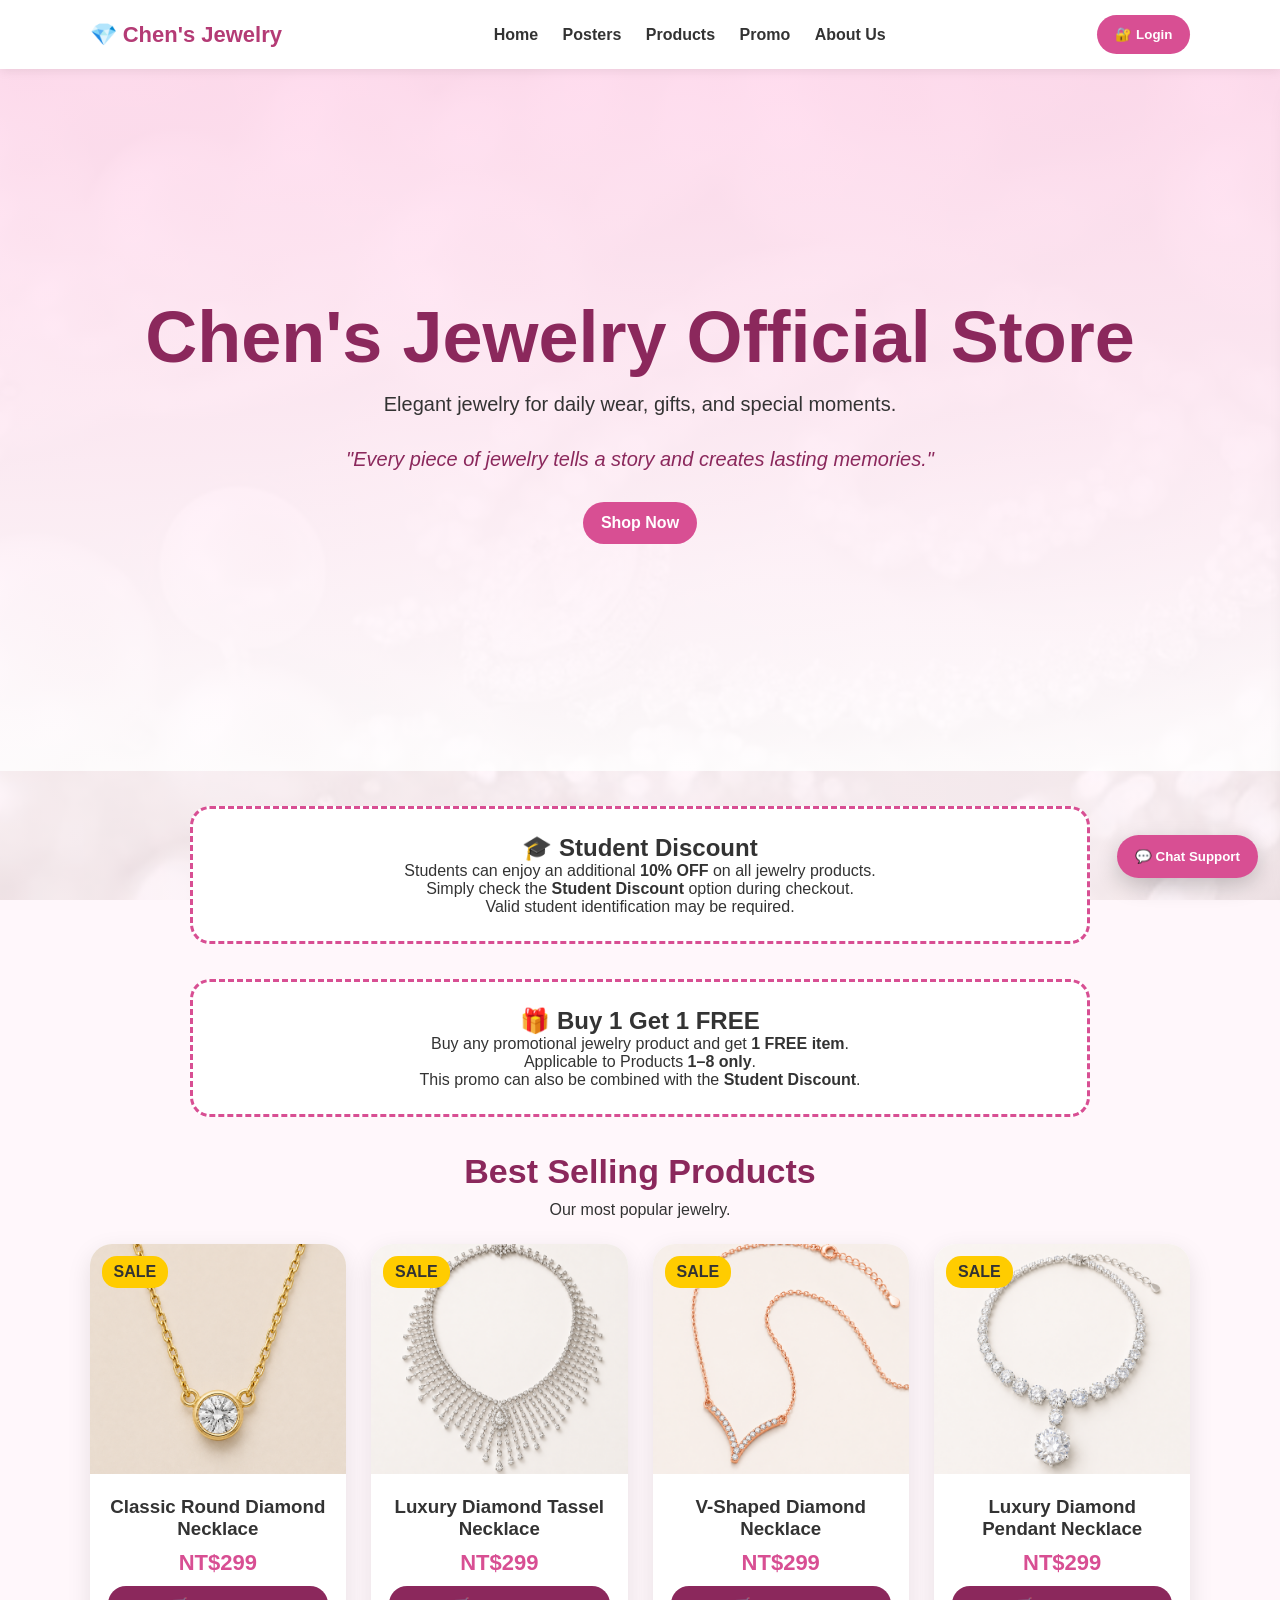
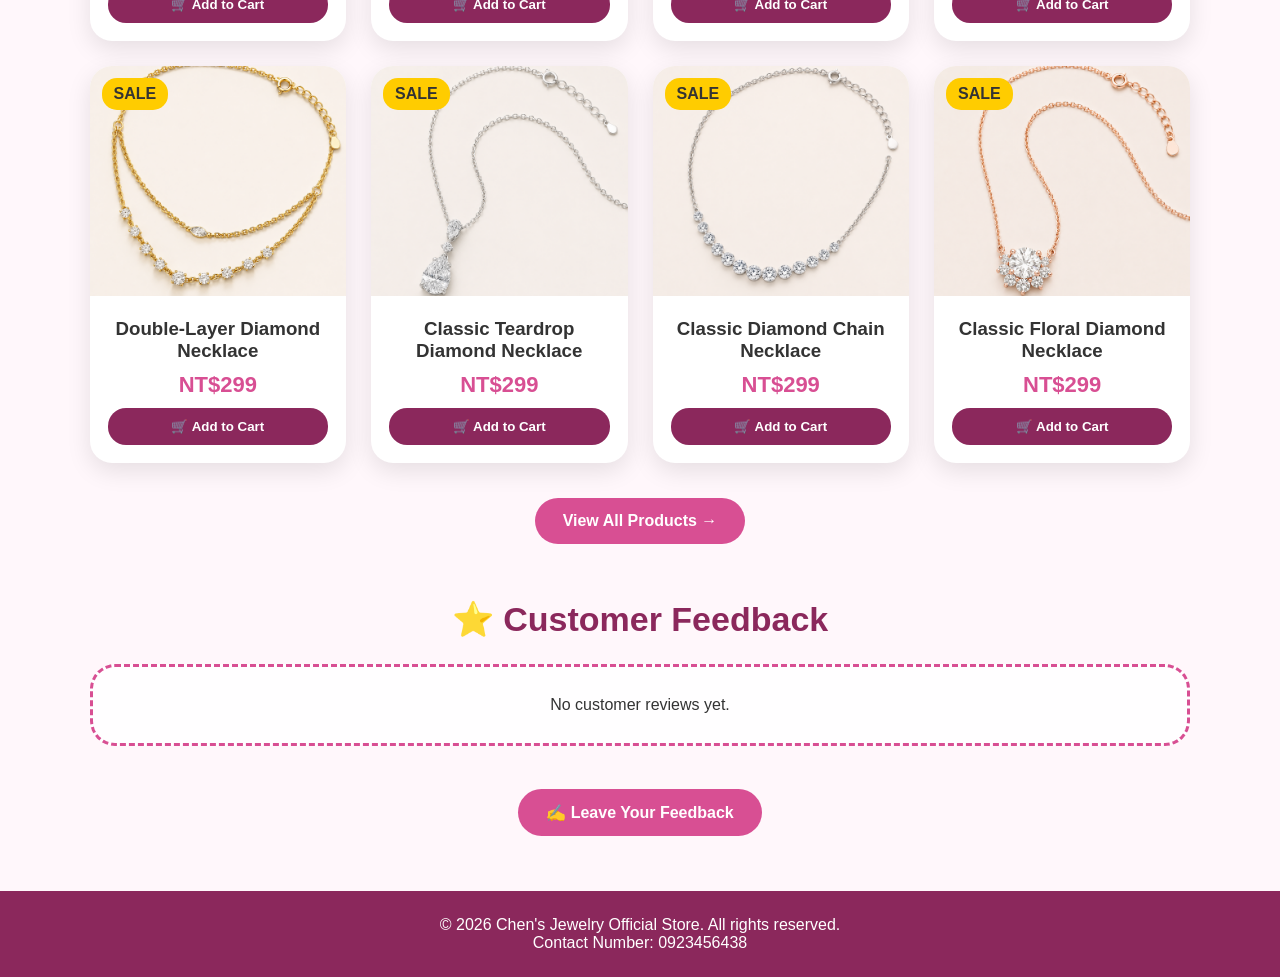
<file: index.html>
<!DOCTYPE html>
<html lang="en">
<head>
  <meta charset="UTF-8" />
  <meta name="viewport" content="width=device-width, initial-scale=1.0" />
  <title>Chen's Jewelry Official Store</title>
  <link rel="stylesheet" href="style.css" />
</head>
<body>
  <header class="topbar">
    <div class="logo">💎 Chen's Jewelry</div>
    <nav>
      <a href="#home">Home</a>
      <a href="poster.html">Posters</a>
      <a href="product.html">Products</a>
      <a href="promo.html">Promo</a>
      <a href="about.html">About Us</a>
      
    </nav>
    <div id="userArea">
  <button class="cart-btn" onclick="openLogin()">
    🔐 Login
  </button>
</div>
  </header>

  <section id="home" class="hero">
    <div class="hero-text">
      <h1>Chen's Jewelry Official Store</h1>

      <p>Elegant jewelry for daily wear, gifts, and special moments.</p>

      <p class="hero-quote">
        "Every piece of jewelry tells a story and creates lasting memories."
      </p>

      <a class="shop-now" href="product.html">Shop Now</a>
    </div>
</section>

  <section class="notice">
  <h2>🎓 Student Discount</h2>

  <p>
    Students can enjoy an additional
    <b>10% OFF</b> on all jewelry products.
  </p>

  <p>
    Simply check the
    <b>Student Discount</b>
    option during checkout.
  </p>

  <p>
    Valid student identification may be required.
  </p>
</section>
  
  <section class="notice">
  <h2>🎁 Buy 1 Get 1 FREE</h2>

  <p>
    Buy any promotional jewelry product and get
    <b>1 FREE item</b>.
  </p>

  <p>
    Applicable to Products
    <b>1–8 only</b>.
  </p>

  <p>
    This promo can also be combined with the
    <b>Student Discount</b>.
  </p>
</section>

  <section id="products" class="section product-only-section">

<h2>Best Selling Products</h2>

<p class="subtitle">
Our most popular jewelry.
</p>

<div class="products"
id="productList">
</div>

<div class="view-all-wrap">

<a
href="product.html"
class="view-all-btn">

View All Products →

</a>

</div>

</section>

</section>
  <section id="feedback" class="section feedback-section">
    <h2>⭐ Customer Feedback</h2>

    <div class="reviews" id="homeReviews">
        <div class="review">
            Loading customer reviews...
        </div>
    </div>

    <br>

    <a href="feedback.html" class="view-all-btn">
        ✍️ Leave Your Feedback
    </a>

</section>

  <button class="chat-button" onclick="toggleChat()">💬 Chat Support</button>
  <div id="chatBox" class="chat-box">
    <div class="chat-header">Chen's Jewelry Chat Support <button onclick="toggleChat()">×</button></div>
    <div id="chatMessages" class="chat-messages">

    <div class="bot-message">
    Hello! Welcome to Chen's Jewelry 💎
    <br><br>

    Choose below:
    </div>
    <div class="quick-options">
    <button onclick="quickChat('Track My Order')">
    📦 Track My Order
    </button>
    <button onclick="quickChat('Track Order')">
    🚚 Track Order
    </button>
    <button onclick="quickChat('Current Promos')">
    🎁 Current Promos
    </button>
    <button onclick="quickChat('Student Discount')">
    🎓 Student Discount
    </button>
    <button onclick="quickChat('Contact Support')">
    💬 Contact Support
    </button>
    </div>
    </div>
    <div class="chat-input-row">
      <input id="chatInput" placeholder="Type your message..." onkeydown="if(event.key==='Enter') sendChat()" />
      <button onclick="sendChat()">Send</button>
    </div>
  </div>

  <aside id="cartPanel" class="cart-panel">
    <button class="close" onclick="toggleCart()">×</button>
    <h2>Your Cart</h2>
    <div id="cartItems"></div>
    <button
    class="checkout"
    onclick="goToOrderPage()">

      Place Order

  </button>
  </aside>

  <div id="loginPopup" class="login-popup">
  <div class="login-box">

    <button class="login-close" onclick="closeLogin()">×</button>

    <h2 id="loginTitle">Login</h2>

    <input id="loginName" placeholder="Full Name">
    <input id="loginEmail" placeholder="Email">
    <input id="loginPassword" type="password" placeholder="Password">

    <button class="checkout" onclick="loginUser()">
      Login
    </button>

    <p>
      Don't have an account?
      <span onclick="showRegister()">Register</span>
    </p>

  </div>
</div>

  <footer>
    <p>© 2026 Chen's Jewelry Official Store. All rights reserved.</p>
    <p>Contact Number: 0923456438</p>
  </footer>

<script src="script.js"></script>
</body>
</html>
</file>
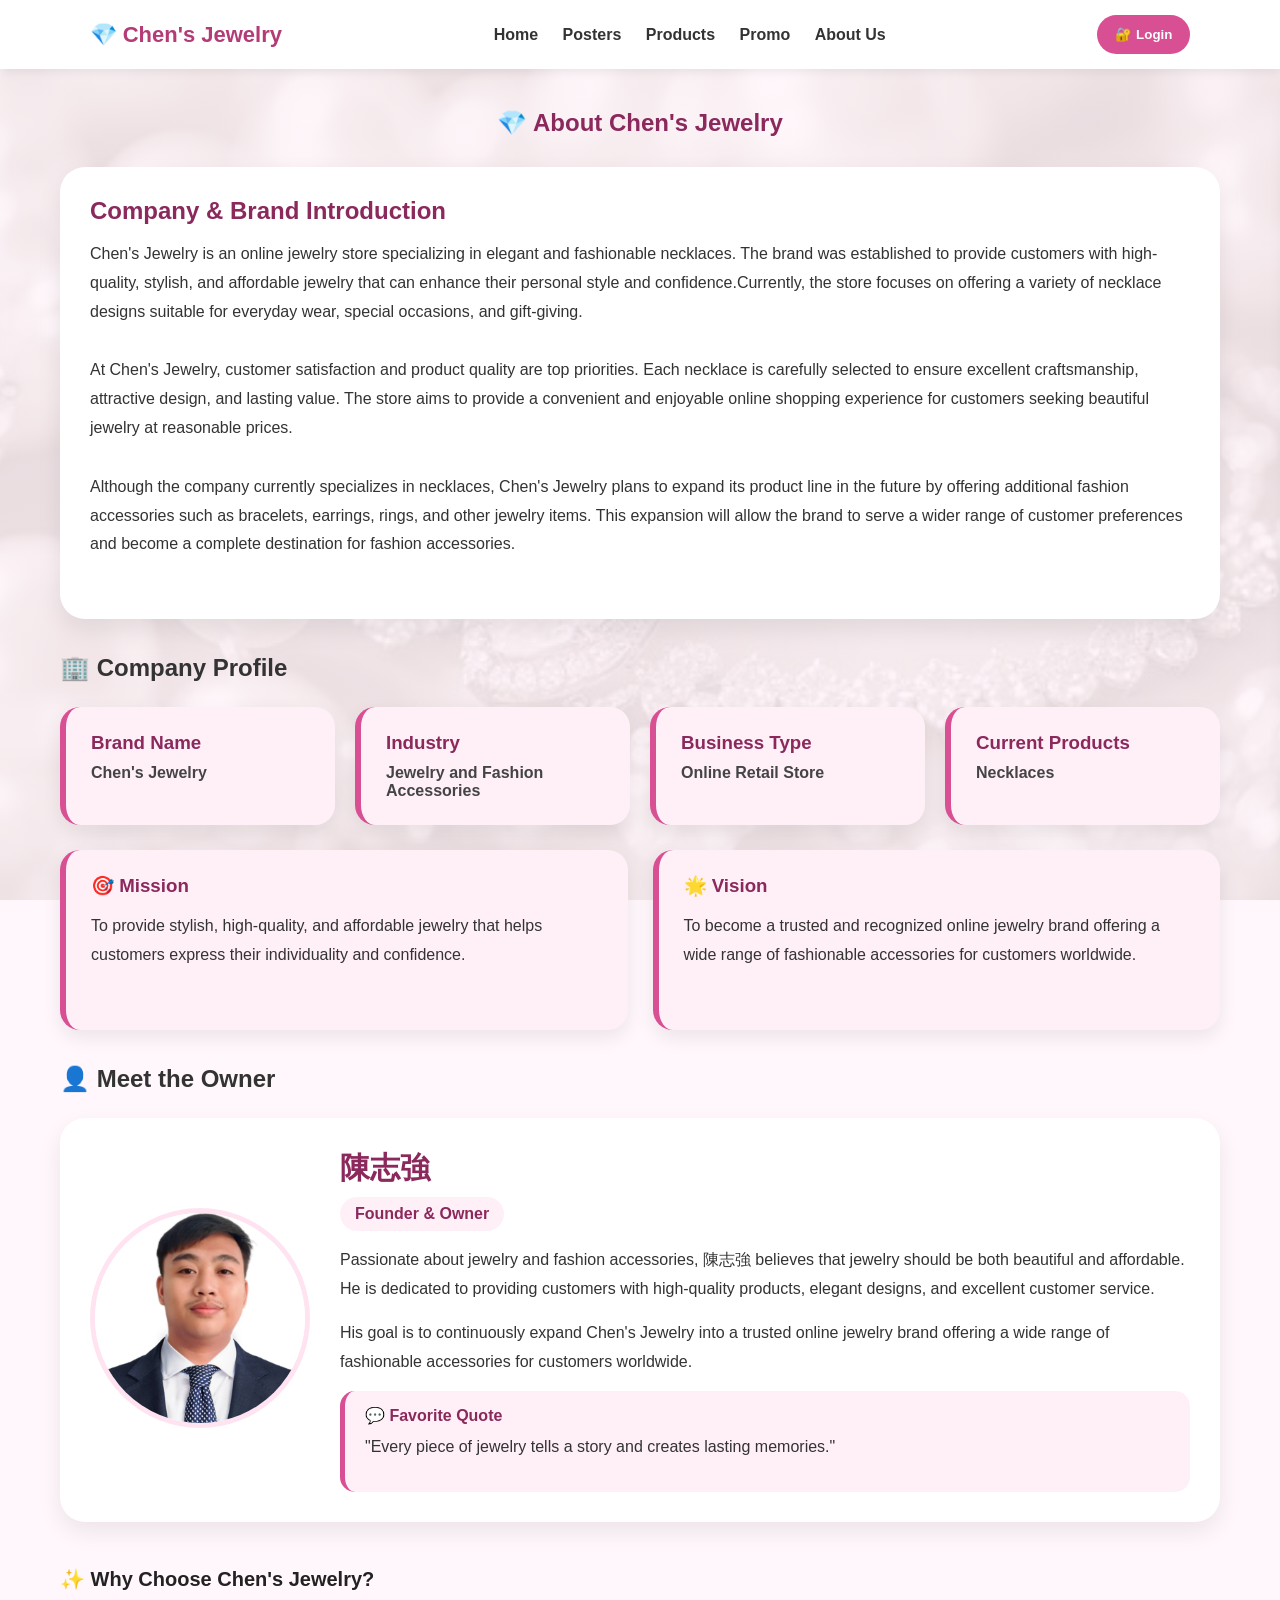
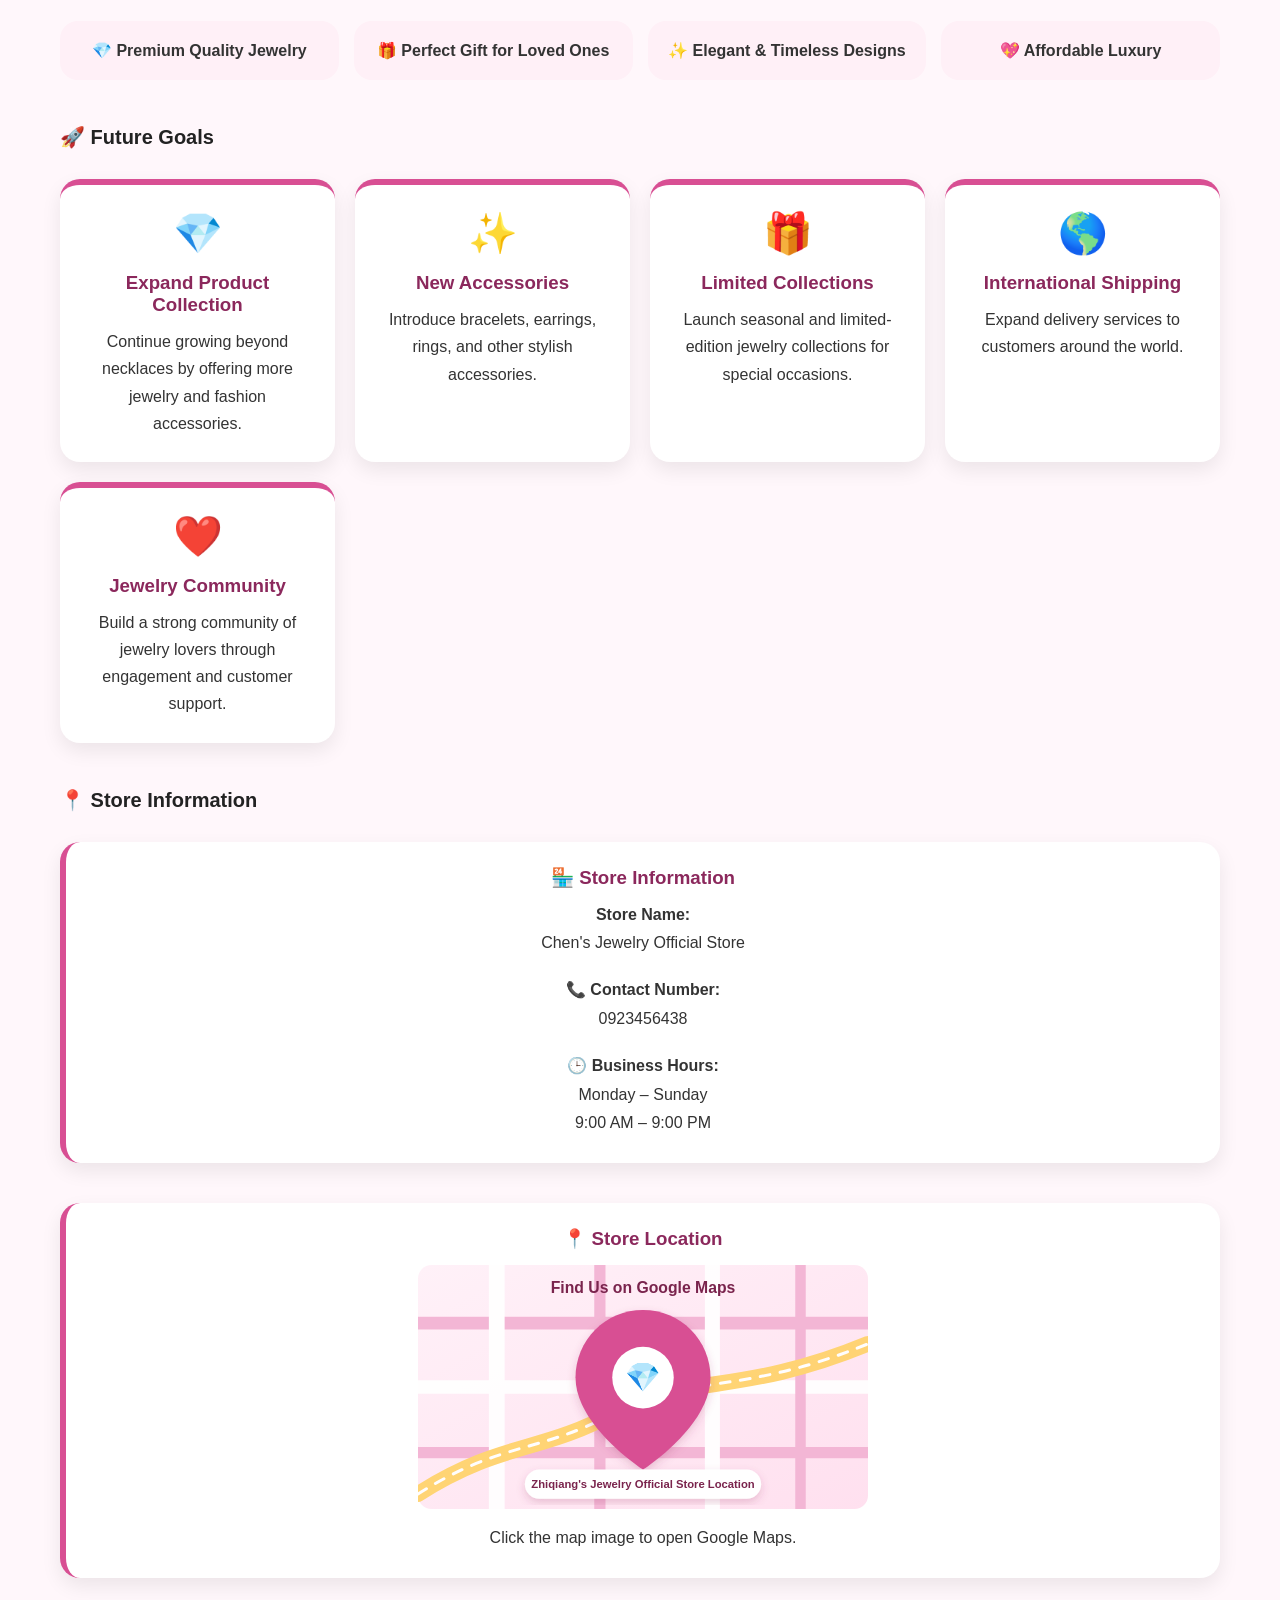
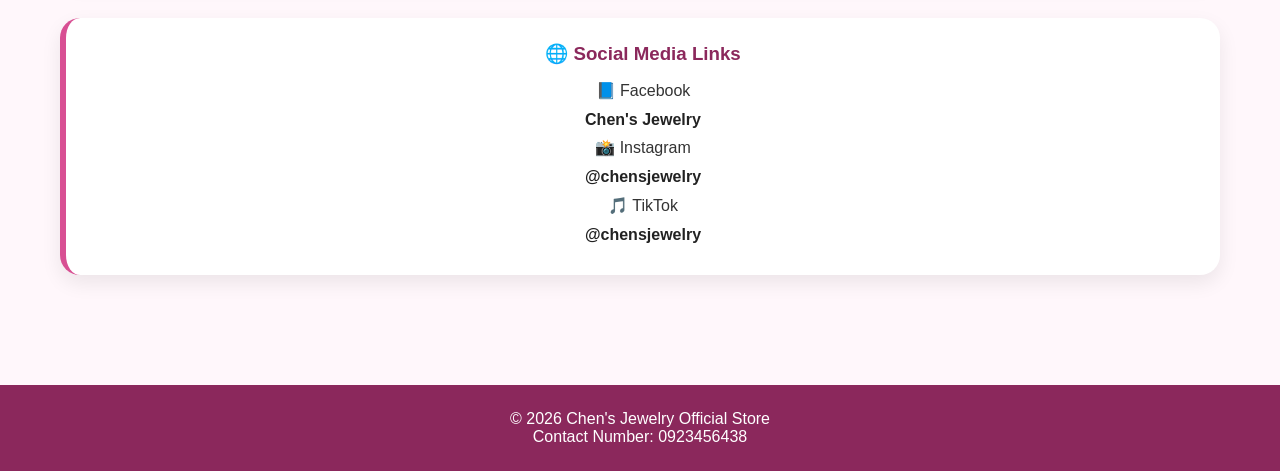
<file: about.html>
<!DOCTYPE html>
<html lang="en">
<head>
<meta charset="UTF-8">
<meta name="viewport"
content="width=device-width, initial-scale=1.0">

<title>About Us - Chen's Jewelry</title>

<link rel="stylesheet"
href="style.css">

</head>

<body>

<header class="topbar">
  <div class="logo">💎 Chen's Jewelry</div>

  <nav>
    <a href="index.html#home">Home</a>
    <a href="poster.html">Posters</a>
    <a href="product.html">Products</a>
    <a href="promo.html">Promo</a>
    <a href="about.html">About Us</a>
    
  </nav>

  <div id="userArea">
  <button class="cart-btn" onclick="openLogin()">
    🔐 Login
  </button>
</div>
</header>
<div class="page-header-space"></div>

<section class="about-page">

<h1>💎 About Chen's Jewelry</h1>

<div class="about-card">

<h2>Company & Brand Introduction</h2>

<p style="margin-bottom: 30px;" >
Chen's Jewelry is an online jewelry store specializing in elegant and fashionable necklaces. The brand was established to provide customers with high-quality, stylish, and affordable jewelry that can enhance their personal style and confidence.Currently, the store focuses on offering a variety of necklace designs suitable for everyday wear, special occasions, and gift-giving.
</p>

<p style="margin-bottom: 30px;" >
At Chen's Jewelry, customer satisfaction and product quality are top priorities. Each necklace is carefully selected to ensure excellent craftsmanship, attractive design, and lasting value. The store aims to provide a convenient and enjoyable online shopping experience for customers seeking beautiful jewelry at reasonable prices.
</p>

<p style="margin-bottom: 30px;" >
  Although the company currently specializes in necklaces, Chen's Jewelry plans to expand its product line in the future by offering additional fashion accessories such as bracelets, earrings, rings, and other jewelry items. This expansion will allow the brand to serve a wider range of customer preferences and become a complete destination for fashion accessories.
</p>

</div>

<h2>🏢 Company Profile</h2>

<div class="company-profile-grid">

  <div class="profile-box">
    <h3>Brand Name</h3>
    <p>Chen's Jewelry</p>
  </div>

  <div class="profile-box">
    <h3>Industry</h3>
    <p>Jewelry and Fashion Accessories</p>
  </div>

  <div class="profile-box">
    <h3>Business Type</h3>
    <p>Online Retail Store</p>
  </div>

  <div class="profile-box">
    <h3>Current Products</h3>
    <p>Necklaces</p>
  </div>

</div>


<div class="mission-vision-grid">

  <div class="mission-box">

    <h3>🎯 Mission</h3>

    <p>
      To provide stylish, high-quality, and affordable jewelry that helps customers express their individuality and confidence.
    </p>

  </div>

  <div class="vision-box">

    <h3>🌟 Vision</h3>

    <p>
      To become a trusted and recognized online jewelry brand offering a wide range of fashionable accessories for customers worldwide.
    </p>

  </div>

</div>

<h2>👤 Meet the Owner</h2>

<div class="owner-card">

  <div class="owner-image">
    <img src="assets/owner/62705.jpg" alt="Chen Zhiqiang">
  </div>

  <div class="owner-info">

    <h3>陳志強</h3>

    <span class="owner-position">
      Founder & Owner
    </span>

    <p>
      Passionate about jewelry and fashion accessories, 陳志強 believes that jewelry should be both beautiful and affordable. He is dedicated to providing customers with high-quality products, elegant designs, and excellent customer service.
    </p>

    <p>
      His goal is to continuously expand Chen's Jewelry into a trusted online jewelry brand offering a wide range of fashionable accessories for customers worldwide.
    </p>

    <div class="owner-quote">

      <h4>💬 Favorite Quote</h4>

      <p>
        "Every piece of jewelry tells a story and creates lasting memories."
      </p>

    </div>

  </div>
  </div>

<h2 class="about-section-title">
  ✨ Why Choose Chen's Jewelry?
</h2>

<div class="feature-grid">

<div class="feature-box">
💎 Premium Quality Jewelry
</div>

<div class="feature-box">
🎁 Perfect Gift for Loved Ones
</div>

<div class="feature-box">
✨ Elegant & Timeless Designs
</div>

<div class="feature-box">
💖 Affordable Luxury
</div>

</div>

<h2 class="about-section-title">
  🚀 Future Goals
</h2>

<div class="future-goals-grid">

  <div class="goal-box">
    <div class="goal-icon">💎</div>
    <h3>Expand Product Collection</h3>
    <p>
      Continue growing beyond necklaces by offering more jewelry and fashion accessories.
    </p>
  </div>

  <div class="goal-box">
    <div class="goal-icon">✨</div>
    <h3>New Accessories</h3>
    <p>
      Introduce bracelets, earrings, rings, and other stylish accessories.
    </p>
  </div>

  <div class="goal-box">
    <div class="goal-icon">🎁</div>
    <h3>Limited Collections</h3>
    <p>
      Launch seasonal and limited-edition jewelry collections for special occasions.
    </p>
  </div>

  <div class="goal-box">
    <div class="goal-icon">🌎</div>
    <h3>International Shipping</h3>
    <p>
      Expand delivery services to customers around the world.
    </p>
  </div>

  <div class="goal-box">
    <div class="goal-icon">❤️</div>
    <h3>Jewelry Community</h3>
    <p>
      Build a strong community of jewelry lovers through engagement and customer support.
    </p>
  </div>

</div>

<h2 class="about-section-title">📍 Store Information</h2>

<div class="store-info-box">

  <h3>🏪 Store Information</h3>

  <p><b>Store Name:</b><br>
  Chen's Jewelry Official Store</p>

  <br>

  <p><b>📞 Contact Number:</b><br>
  0923456438</p>

  <br>

  <p><b>🕒 Business Hours:</b><br>
  Monday – Sunday<br>
  9:00 AM – 9:00 PM</p>

</div>

<div class="store-info-box location-box">

  <h3>📍 Store Location</h3>

  <a
    href="https://maps.app.goo.gl/P7M6PNQ71KiGHPsq8"
    target="_blank">

    <img
      src="assets/location-map.svg"
      alt="Chen's Jewelry Location"
      class="store-map-img">

  </a>

  <p>
    Click the map image to open Google Maps.
  </p>

</div>

<div class="store-info-box">

  <h3>🌐 Social Media Links</h3>

  <p>
📘 Facebook<br>

<a href="https://www.facebook.com/share/1avXBABfKb/"
target="_blank">

Chen's Jewelry

</a>

</p>

<p>
📸 Instagram<br>

<a href="https://www.instagram.com/ma_weee_?igsh=NDh2b3c4ZnJ1M2Fo"
target="_blank">

@chensjewelry

</a>

</p>

<p>
🎵 TikTok<br>

<a href="https://www.tiktok.com/@_mawiee_?_r=1&_t=ZS-975O0vxo0Gd"
target="_blank">

@chensjewelry

</a>

</p>

</div>

</div>

</section>

<div id="loginPopup" class="login-popup">
  <div class="login-box">

    <button class="login-close" onclick="closeLogin()">×</button>

    <h2 id="loginTitle">Login</h2>

    <input id="loginName" placeholder="Full Name">
    <input id="loginEmail" placeholder="Email">
    <input id="loginPassword" type="password" placeholder="Password">

    <button class="checkout" onclick="loginUser()">
      Login
    </button>

    <p>
      Don't have an account?
      <span onclick="showRegister()">Register</span>
    </p>

  </div>
</div>

<aside id="cartPanel" class="cart-panel">
    <button class="close" onclick="toggleCart()">×</button>
    <h2>Your Cart</h2>
    <div id="cartItems"></div>
    <button class="checkout" onclick="goToOrderPage()">Place Order</button>
  </aside>

  <footer>

<p>
© 2026 Chen's Jewelry Official Store
</p>

<p>
Contact Number:
0923456438
</p>

</footer>

<script src="script.js"></script>
</body>
</html>
</file>
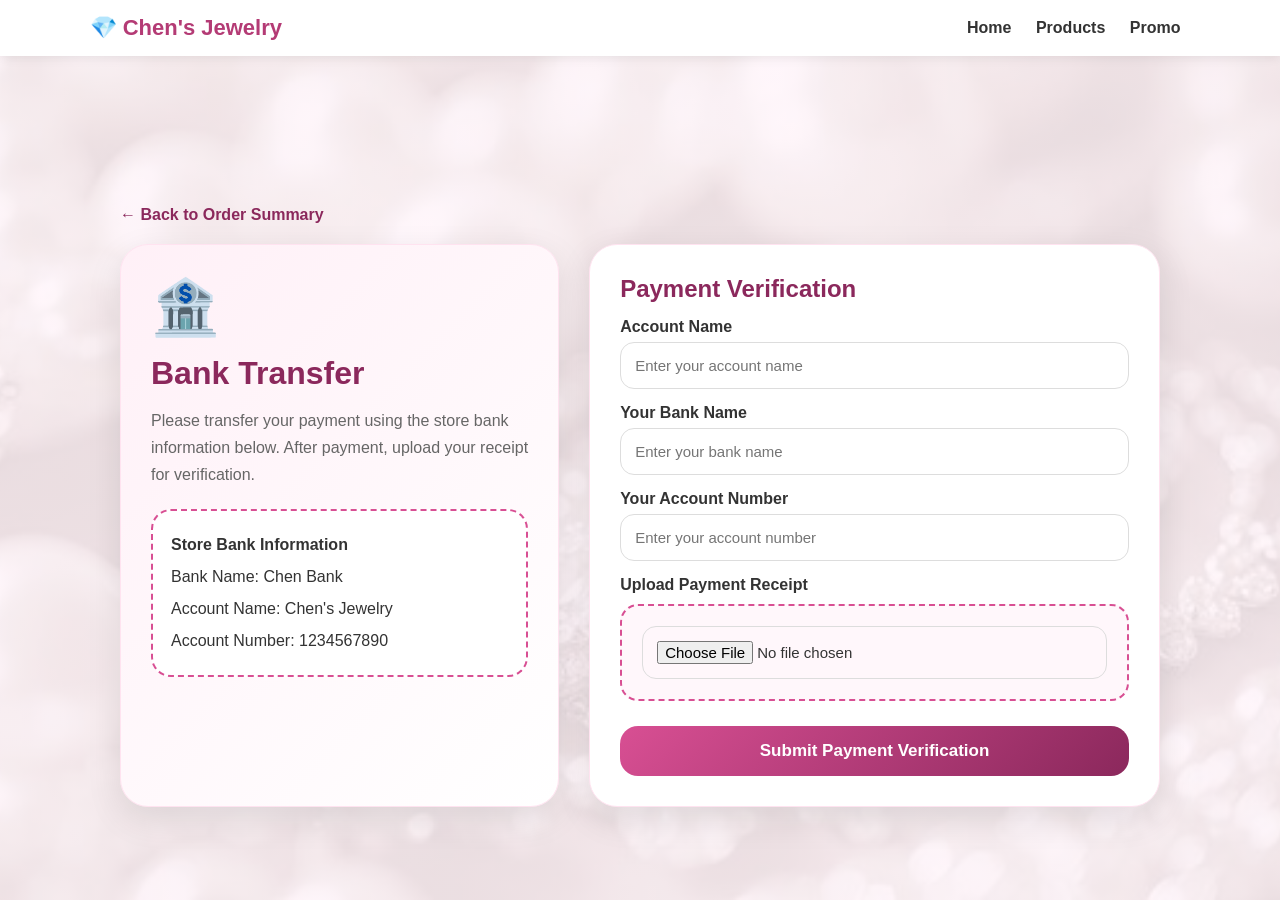
<file: bank-payment.html>
<!DOCTYPE html>
<html lang="en">
<head>
<meta charset="UTF-8">
<meta name="viewport" content="width=device-width, initial-scale=1.0">
<title>Bank Transfer - Chen's Jewelry</title>
<link rel="stylesheet" href="style.css">

<style>
.bank-page{
  max-width:1100px;
  margin:120px auto 60px;
  padding:30px;
}

.bank-layout{
  display:grid;
  grid-template-columns:1fr 1.3fr;
  gap:30px;
}

.bank-info-card,
.bank-form-card{
  background:white;
  padding:30px;
  border-radius:28px;
  box-shadow:0 12px 35px rgba(0,0,0,.10);
  border:1px solid #ffe3f0;
}

.bank-info-card{
  background:linear-gradient(135deg,#fff0f7,#ffffff);
}

.bank-icon{
  font-size:55px;
  margin-bottom:15px;
}

.bank-info-card h1,
.bank-form-card h2{
  color:#8b285c;
  margin-bottom:15px;
}

.bank-info-card p{
  color:#666;
  line-height:1.7;
  margin-bottom:20px;
}

.store-bank-box{
  background:white;
  border:2px dashed #d84f93;
  border-radius:20px;
  padding:18px;
  line-height:2;
}

.bank-form-card label{
  display:block;
  font-weight:bold;
  margin:15px 0 6px;
}

.bank-form-card input{
  width:100%;
  padding:14px;
  border:1px solid #ddd;
  border-radius:14px;
  font-size:15px;
}

.upload-box{
  margin-top:10px;
  padding:20px;
  background:#fff7fb;
  border:2px dashed #d84f93;
  border-radius:18px;
}

.submit-bank{
  width:100%;
  margin-top:25px;
  padding:15px;
  border:none;
  border-radius:18px;
  background:linear-gradient(135deg,#d84f93,#8b285c);
  color:white;
  font-size:17px;
  font-weight:bold;
  cursor:pointer;
}

.submit-bank:hover{
  transform:translateY(-2px);
}

.back-link{
  display:inline-block;
  margin-bottom:20px;
  color:#8b285c;
  text-decoration:none;
  font-weight:bold;
}

@media(max-width:850px){
  .bank-layout{
    grid-template-columns:1fr;
  }
}
</style>
</head>

<body>

<header class="topbar">
  <div class="logo">💎 Chen's Jewelry</div>
  <nav>
    <a href="index.html">Home</a>
    <a href="product.html">Products</a>
    <a href="promo.html">Promo</a>
  </nav>
</header>

<div class="bank-page">

<a href="order.html" class="back-link">← Back to Order Summary</a>

<div class="bank-layout">

<div class="bank-info-card">
  <div class="bank-icon">🏦</div>
  <h1>Bank Transfer</h1>
  <p>
    Please transfer your payment using the store bank information below.
    After payment, upload your receipt for verification.
  </p>

  <div class="store-bank-box">
    <b>Store Bank Information</b><br>
    Bank Name: Chen Bank<br>
    Account Name: Chen's Jewelry<br>
    Account Number: 1234567890
  </div>
</div>

<div class="bank-form-card">
  <h2>Payment Verification</h2>

  <label>Account Name</label>
  <input id="accountName" placeholder="Enter your account name">

  <label>Your Bank Name</label>
  <input id="bankName" placeholder="Enter your bank name">

  <label>Your Account Number</label>
  <input id="accountNumber" placeholder="Enter your account number">

  <label>Upload Payment Receipt</label>
  <div class="upload-box">
    <input type="file" id="receipt" accept="image/*,.pdf">
  </div>

  <button class="submit-bank" onclick="submitBankPayment()">
    Submit Payment Verification
  </button>
</div>

</div>
</div>

<script>
function submitBankPayment(){

  const accountName = document.getElementById("accountName").value.trim();
  const bankName = document.getElementById("bankName").value.trim();
  const accountNumber = document.getElementById("accountNumber").value.trim();
  const receipt = document.getElementById("receipt").files.length;

  if(!accountName || !bankName || !accountNumber || !receipt){
    alert("Please complete all bank information.");
    return;
  }

  localStorage.setItem("bankVerified","true");
  localStorage.setItem("paymentMethod","Bank Transfer");

  alert("🏦 Payment submitted successfully!");

  window.location.href = "order.html";
}
</script>

</body>
</html>
</file>
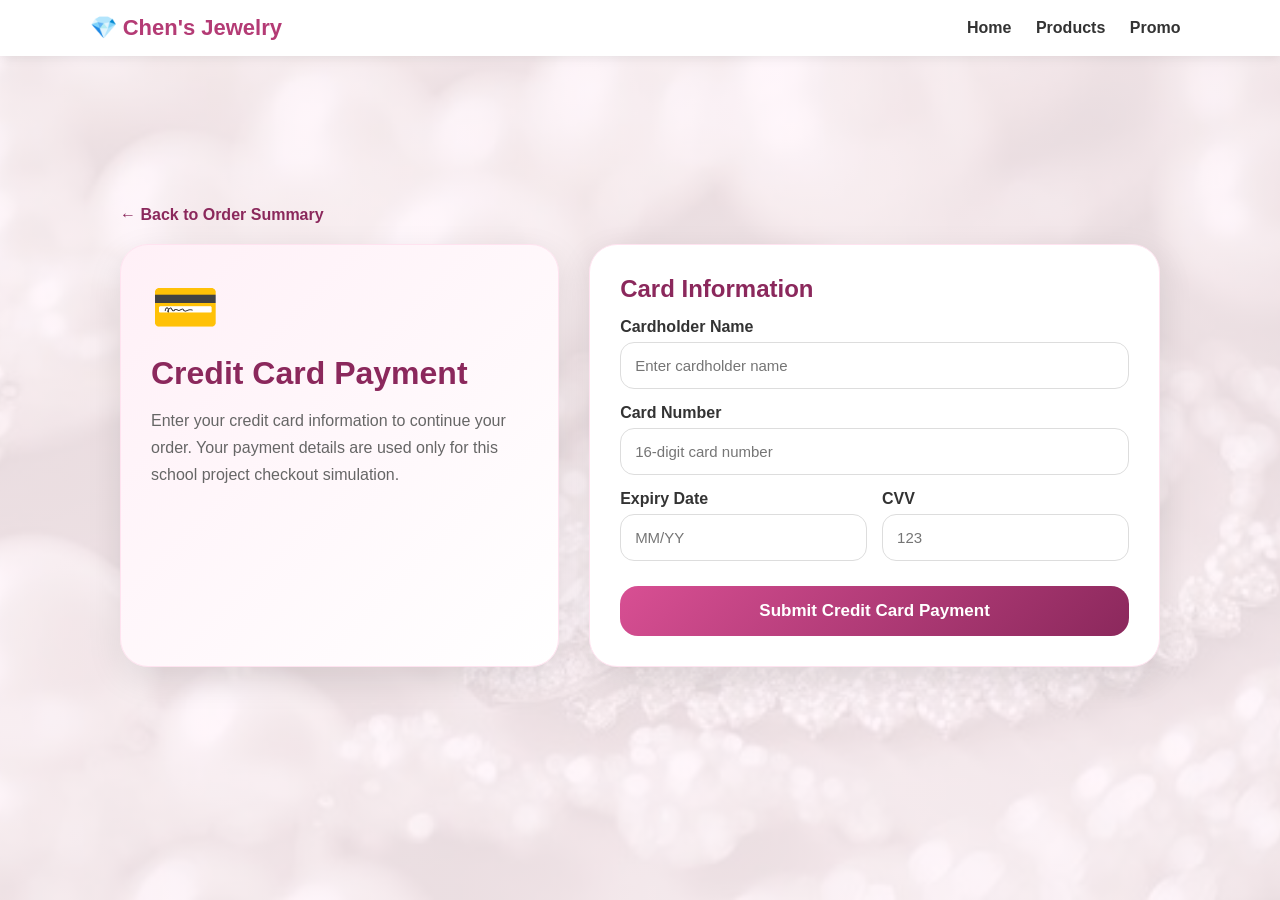
<file: credit-card.html>
<!DOCTYPE html>
<html lang="en">
<head>
<meta charset="UTF-8">
<meta name="viewport" content="width=device-width, initial-scale=1.0">
<title>Credit Card Payment - Chen's Jewelry</title>
<link rel="stylesheet" href="style.css">

<style>
.card-page{
  max-width:1100px;
  margin:120px auto 60px;
  padding:30px;
}

.card-layout{
  display:grid;
  grid-template-columns:1fr 1.3fr;
  gap:30px;
}

.card-info,
.card-form{
  background:white;
  padding:30px;
  border-radius:28px;
  box-shadow:0 12px 35px rgba(0,0,0,.10);
  border:1px solid #ffe3f0;
}

.card-info{
  background:linear-gradient(135deg,#fff0f7,#ffffff);
}

.card-icon{
  font-size:55px;
  margin-bottom:15px;
}

.card-info h1,
.card-form h2{
  color:#8b285c;
  margin-bottom:15px;
}

.card-info p{
  color:#666;
  line-height:1.7;
}

.card-form label{
  display:block;
  font-weight:bold;
  margin:15px 0 6px;
}

.card-form input{
  width:100%;
  padding:14px;
  border:1px solid #ddd;
  border-radius:14px;
  font-size:15px;
}

.card-row{
  display:grid;
  grid-template-columns:1fr 1fr;
  gap:15px;
}

.submit-card{
  width:100%;
  margin-top:25px;
  padding:15px;
  border:none;
  border-radius:18px;
  background:linear-gradient(135deg,#d84f93,#8b285c);
  color:white;
  font-size:17px;
  font-weight:bold;
  cursor:pointer;
}

.submit-card:hover{
  transform:translateY(-2px);
}

.back-link{
  display:inline-block;
  margin-bottom:20px;
  color:#8b285c;
  text-decoration:none;
  font-weight:bold;
}

@media(max-width:850px){
  .card-layout{
    grid-template-columns:1fr;
  }
}
</style>
</head>

<body>

<header class="topbar">
  <div class="logo">💎 Chen's Jewelry</div>
  <nav>
    <a href="index.html">Home</a>
    <a href="product.html">Products</a>
    <a href="promo.html">Promo</a>
  </nav>
</header>

<div class="card-page">

<a href="order.html" class="back-link">← Back to Order Summary</a>

<div class="card-layout">

<div class="card-info">
  <div class="card-icon">💳</div>
  <h1>Credit Card Payment</h1>
  <p>
    Enter your credit card information to continue your order.
    Your payment details are used only for this school project checkout simulation.
  </p>
</div>

<div class="card-form">
  <h2>Card Information</h2>

  <label>Cardholder Name</label>
  <input id="cardName" placeholder="Enter cardholder name">

  <label>Card Number</label>
  <input id="cardNumber" maxlength="16" placeholder="16-digit card number">

  <div class="card-row">
    <div>
      <label>Expiry Date</label>
      <input id="expiryDate" maxlength="5" placeholder="MM/YY">
    </div>

    <div>
      <label>CVV</label>
      <input id="cvv" maxlength="3" placeholder="123">
    </div>
  </div>

  <button class="submit-card" onclick="submitCreditCard()">
    Submit Credit Card Payment
  </button>
</div>

</div>
</div>

<script>

function submitCreditCard(){

  const cardName = document.getElementById("cardName").value.trim();
  const cardNumber = document.getElementById("cardNumber").value.trim();
  const expiryDate = document.getElementById("expiryDate").value.trim();
  const cvv = document.getElementById("cvv").value.trim();

  if(!cardName || !cardNumber || !expiryDate || !cvv){
    alert("Please complete all credit card information.");
    return;
  }

  if(!/^\d{16}$/.test(cardNumber)){
    alert("Card number must be exactly 16 digits.");
    return;
  }

  if(!/^\d{2}\/\d{2}$/.test(expiryDate)){
    alert("Expiry date must be in MM/YY format.");
    return;
  }

  if(!/^\d{3}$/.test(cvv)){
    alert("CVV must be exactly 3 digits.");
    return;
  }

  localStorage.setItem("cardVerified","true");
  localStorage.setItem("paymentMethod","Credit Card");

  alert("💳 Credit card information submitted successfully!");

  window.location.href = "order.html";
}
</script>

</body>
</html>
</file>
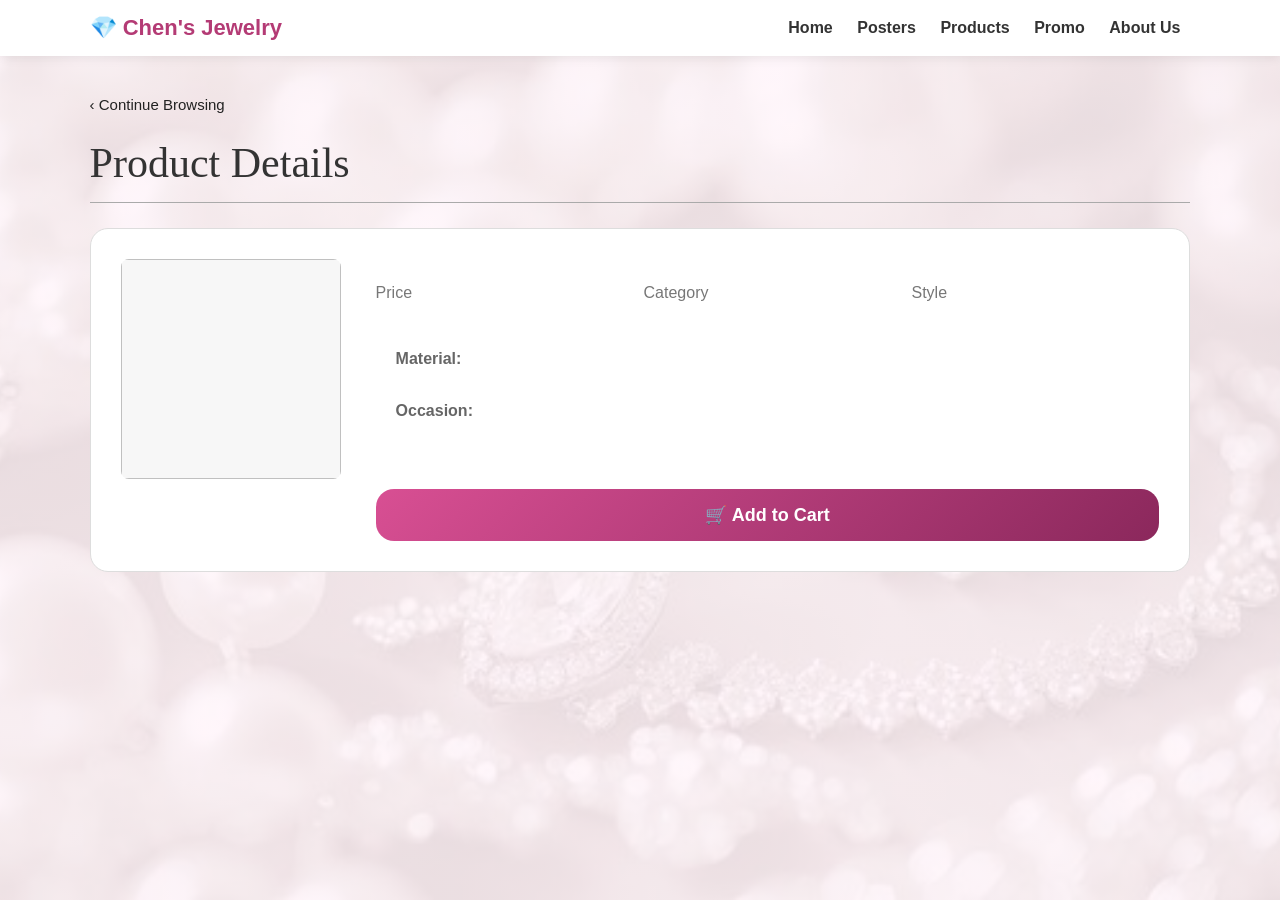
<file: details.html>
<!DOCTYPE html>
<html lang="en">
<head>
<meta charset="UTF-8">
<title>Product Details</title>
<link rel="stylesheet" href="style.css">
</head>

<body>

<header class="topbar">
  <div class="logo">💎 Chen's Jewelry</div>
  <nav>
    <a href="index.html">Home</a>
    <a href="poster.html">Posters</a>
    <a href="product.html">Products</a>
    <a href="promo.html">Promo</a>
    <a href="about.html">About Us</a>

  </nav>
</header>

<section class="checkout-page">

  <a href="product.html" class="continue-link">‹ Continue Browsing</a>

  <h1>Product Details</h1>

  <div class="checkout-item product-detail-card">

    <img id="detailImage" class="checkout-img">

    <div class="checkout-info">
      <h3 id="detailName"></h3>

      <p id="detailDescription"></p>

      <div class="checkout-row">
        <div>
          <span>Price</span>
          <b id="detailPrice"></b>
        </div>

        <div>
          <span>Category</span>
          <b id="detailCategory"></b>
        </div>

        <div>
          <span>Style</span>
          <b id="detailStyle"></b>
        </div>
      </div>

      <div class="order-item-content show">
        <p><b>Material:</b> <span id="detailMaterial"></span></p>
        <p><b>Occasion:</b> <span id="detailOccasion"></span></p>
      </div>

      <button id="detailCart" class="checkout">
        🛒 Add to Cart
      </button>
    </div>

  </div>

</section>

<script src="script.js"></script>

</body>
</html>
</file>
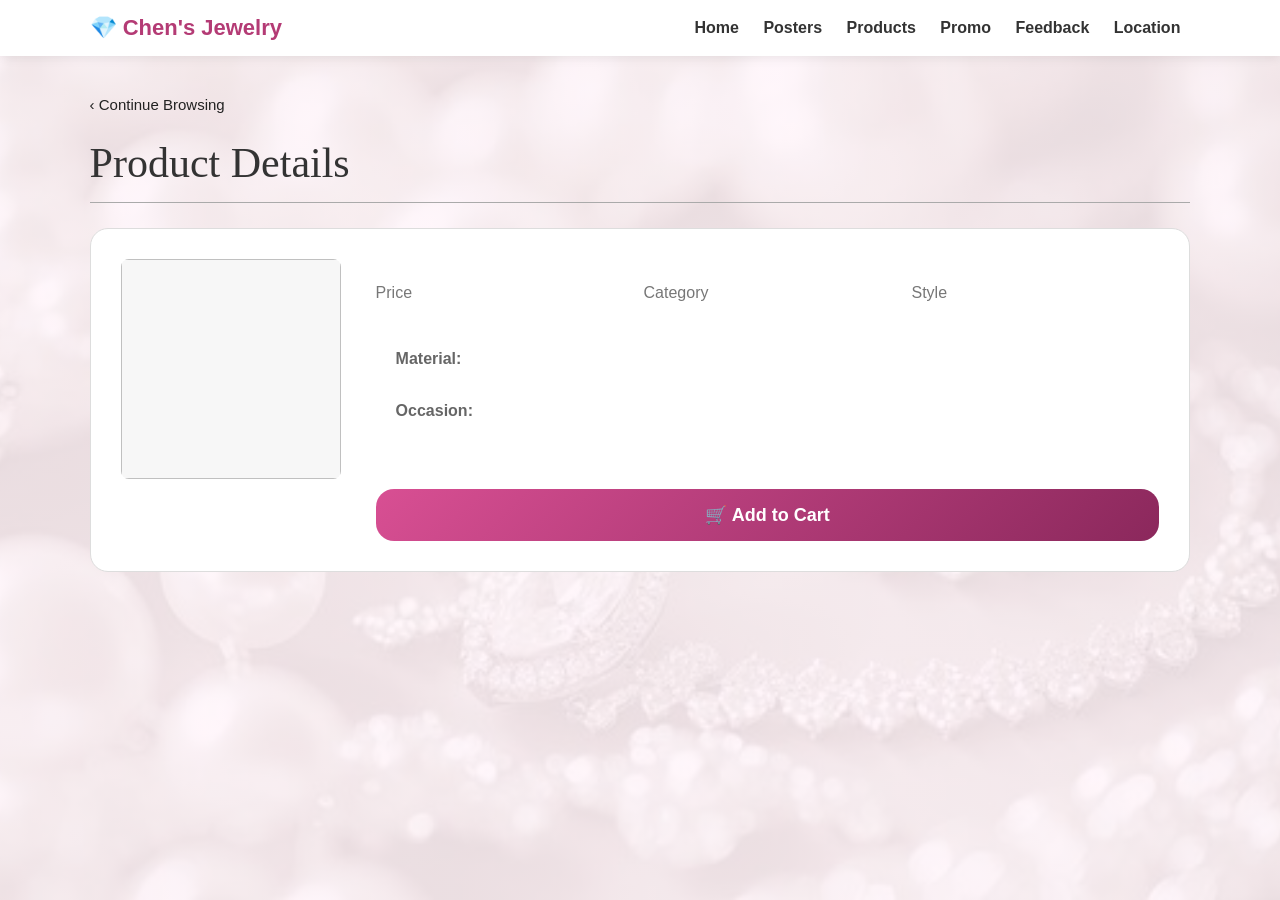
<file: Details.html>
<!DOCTYPE html>
<html lang="en">
<head>
<meta charset="UTF-8">
<title>Product Details</title>
<link rel="stylesheet" href="style.css">
</head>

<body>

<header class="topbar">
  <div class="logo">💎 Chen's Jewelry</div>
  <nav>
    <a href="index.html">Home</a>
    <a href="poster.html">Posters</a>
    <a href="product.html">Products</a>
    <a href="promo.html">Promo</a>
    <a href="feedback.html">Feedback</a>
    <a href="location.html">Location</a>
  </nav>
</header>

<section class="checkout-page">

  <a href="product.html" class="continue-link">‹ Continue Browsing</a>

  <h1>Product Details</h1>

  <div class="checkout-item product-detail-card">

    <img id="detailImage" class="checkout-img">

    <div class="checkout-info">
      <h3 id="detailName"></h3>

      <p id="detailDescription"></p>

      <div class="checkout-row">
        <div>
          <span>Price</span>
          <b id="detailPrice"></b>
        </div>

        <div>
          <span>Category</span>
          <b id="detailCategory"></b>
        </div>

        <div>
          <span>Style</span>
          <b id="detailStyle"></b>
        </div>
      </div>

      <div class="order-item-content show">
        <p><b>Material:</b> <span id="detailMaterial"></span></p>
        <p><b>Occasion:</b> <span id="detailOccasion"></span></p>
      </div>

      <button id="detailCart" class="checkout">
        🛒 Add to Cart
      </button>
    </div>

  </div>

</section>

<script src="script.js"></script>

</body>
</html>
</file>
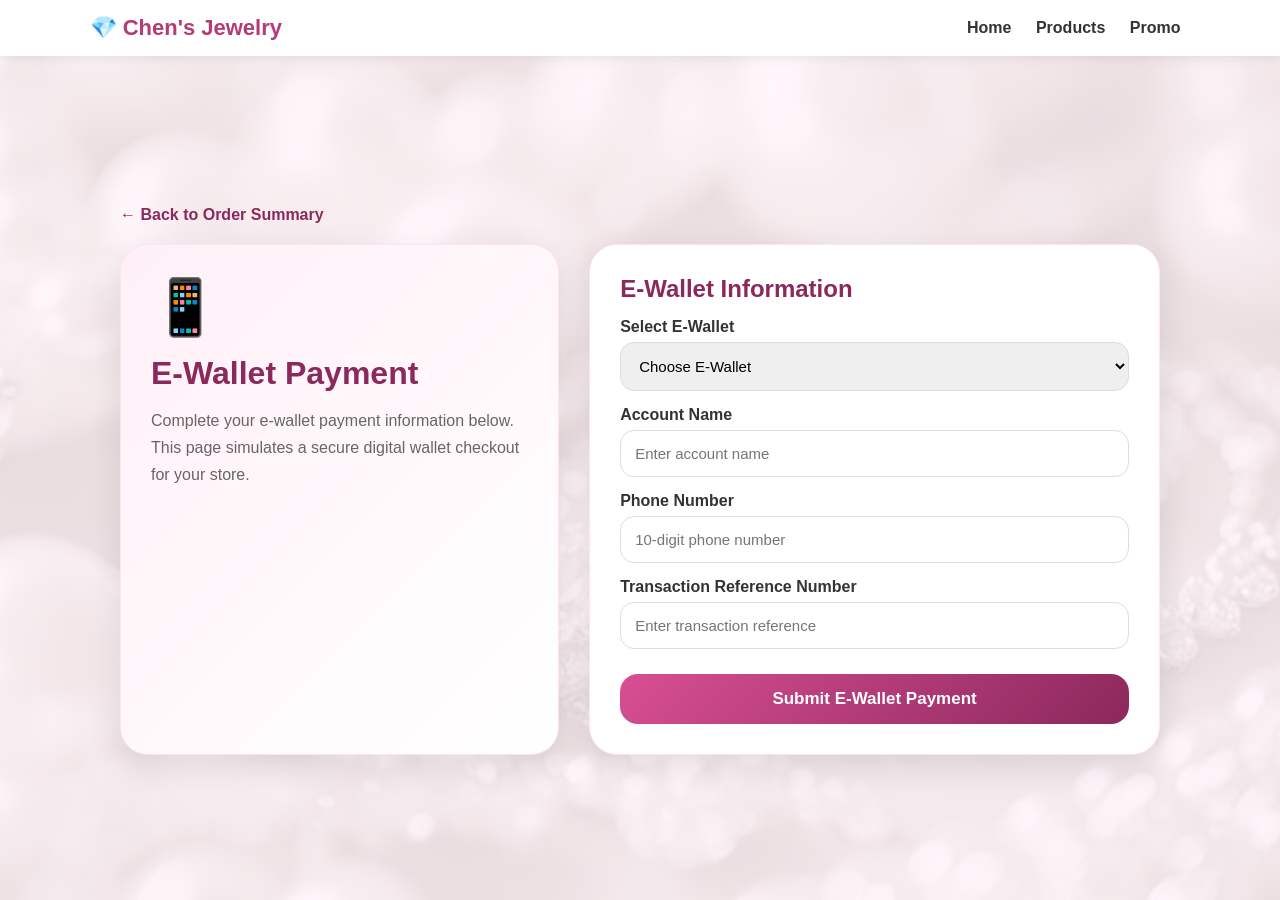
<file: e-wallet.html>
<!DOCTYPE html>
<html lang="en">
<head>
<meta charset="UTF-8">
<meta name="viewport" content="width=device-width, initial-scale=1.0">
<title>E-Wallet Payment - Chen's Jewelry</title>
<link rel="stylesheet" href="style.css">

<style>
.wallet-page{
  max-width:1100px;
  margin:120px auto 60px;
  padding:30px;
}

.wallet-layout{
  display:grid;
  grid-template-columns:1fr 1.3fr;
  gap:30px;
}

.wallet-info,
.wallet-form{
  background:white;
  padding:30px;
  border-radius:28px;
  box-shadow:0 12px 35px rgba(0,0,0,.10);
  border:1px solid #ffe3f0;
}

.wallet-info{
  background:linear-gradient(135deg,#fff0f7,#ffffff);
}

.wallet-icon{
  font-size:55px;
  margin-bottom:15px;
}

.wallet-info h1,
.wallet-form h2{
  color:#8b285c;
  margin-bottom:15px;
}

.wallet-info p{
  color:#666;
  line-height:1.7;
}

.wallet-form label{
  display:block;
  font-weight:bold;
  margin:15px 0 6px;
}

.wallet-form input,
.wallet-form select{
  width:100%;
  padding:14px;
  border:1px solid #ddd;
  border-radius:14px;
  font-size:15px;
}

.submit-wallet{
  width:100%;
  margin-top:25px;
  padding:15px;
  border:none;
  border-radius:18px;
  background:linear-gradient(135deg,#d84f93,#8b285c);
  color:white;
  font-size:17px;
  font-weight:bold;
  cursor:pointer;
}

.submit-wallet:hover{
  transform:translateY(-2px);
}

.back-link{
  display:inline-block;
  margin-bottom:20px;
  color:#8b285c;
  text-decoration:none;
  font-weight:bold;
}

@media(max-width:850px){
  .wallet-layout{
    grid-template-columns:1fr;
  }
}
</style>
</head>

<body>

<header class="topbar">
  <div class="logo">💎 Chen's Jewelry</div>
  <nav>
    <a href="index.html">Home</a>
    <a href="product.html">Products</a>
    <a href="promo.html">Promo</a>
  </nav>
</header>

<div class="wallet-page">

<a href="order.html" class="back-link">← Back to Order Summary</a>

<div class="wallet-layout">

<div class="wallet-info">
  <div class="wallet-icon">📱</div>
  <h1>E-Wallet Payment</h1>
  <p>
    Complete your e-wallet payment information below.
    This page simulates a secure digital wallet checkout for your store.
  </p>
</div>

<div class="wallet-form">
  <h2>E-Wallet Information</h2>

  <label>Select E-Wallet</label>
  <select id="walletType">
    <option value="">Choose E-Wallet</option>
    <option value="LINE Pay">LINE Pay</option>
    <option value="Apple Pay">Apple Pay</option>
    <option value="Google Pay">Google Pay</option>
    <option value="JKoPay">JKoPay</option>
    <option value="GCash">GCash</option>
  </select>

  <label>Account Name</label>
  <input id="walletName" placeholder="Enter account name">

  <label>Phone Number</label>
 <input
id="walletPhone"
type="tel"
inputmode="numeric"
maxlength="10"
placeholder="10-digit phone number">
  <label>Transaction Reference Number</label>
  <input id="walletReference" placeholder="Enter transaction reference">

  <button class="submit-wallet" onclick="submitEWallet()">
    Submit E-Wallet Payment
  </button>
</div>

</div>
</div>

<script>
function submitEWallet(){

  const walletType = document.getElementById("walletType").value;
  const walletName = document.getElementById("walletName").value.trim();
  const walletPhone = document.getElementById("walletPhone").value.trim();
  const walletReference = document.getElementById("walletReference").value.trim();

  if(!walletType || !walletName || !walletPhone || !walletReference){
    alert("Please complete all e-wallet information.");
    return;
  }

  const cleanPhone = walletPhone.replace(/\D/g,'');

if(cleanPhone.length !== 10){
  alert("Phone number must be exactly 10 digits.");
  return;
}

  localStorage.setItem("walletVerified","true");
  localStorage.setItem("paymentMethod","E-Wallet");

  alert("📱 E-Wallet payment submitted successfully!");

  window.location.href = "order.html";
}
</script>

</body>
</html>
</file>
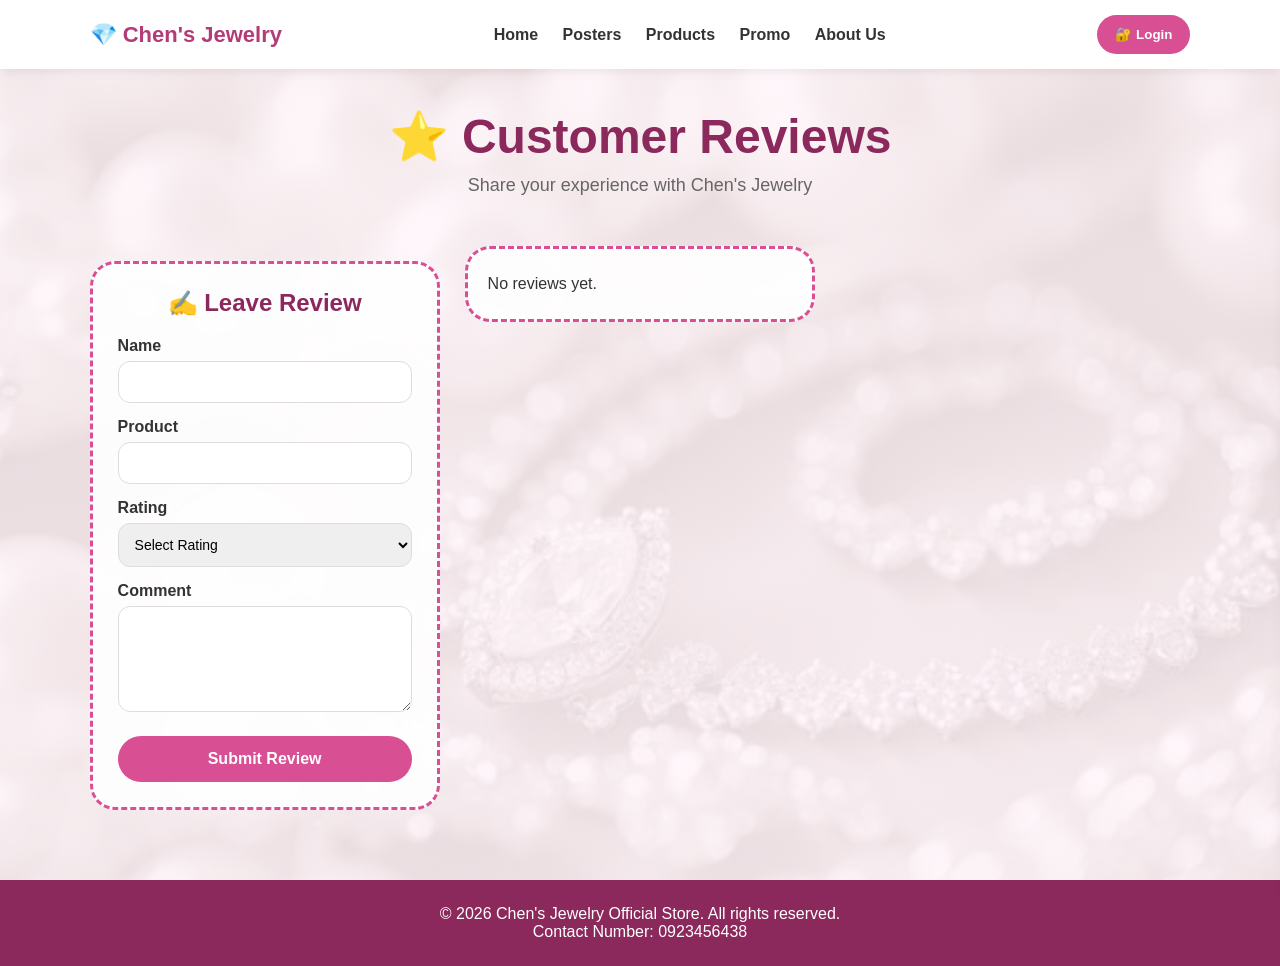
<file: feedback.html>
<!DOCTYPE html>
<html lang="en">
<head>
  <meta charset="UTF-8">
  <meta name="viewport" content="width=device-width, initial-scale=1.0">
  <title>Feedback - Chen's Jewelry</title>
  <link rel="stylesheet" href="style.css">
</head>

<body>

<header class="topbar">

  <div class="logo">💎 Chen's Jewelry</div>

  <nav>
    <a href="index.html#home">Home</a>
    <a href="poster.html">Posters</a>
    <a href="product.html">Products</a>
    <a href="promo.html">Promo</a>
    <a href="about.html">About Us</a>
  </nav>

  <div id="userArea">
  <button class="cart-btn" onclick="openLogin()">
    🔐 Login
  </button>
</div>

</header>

<section class="feedback-page">

  <!-- BIG TITLE AT TOP -->
  <div class="feedback-title">
    <h1>⭐ Customer Reviews</h1>
    <p>Share your experience with Chen's Jewelry</p>
    <!--
     <button onclick="clearAllReviews()" class="delete-review-btn">
        🗑 Delete All Reviews
    </button>
    -->
  </div>

  <!-- 3 COLUMNS -->
  <div class="feedback-three-column">

    <!-- LEFT -->
    <div class="feedback-box">
  <h2>✍️ Leave Review</h2>

  <form id="feedbackForm">
    <label>Name</label>
    <input type="text" id="customerName" required>

    <label>Product</label>
    <input type="text" id="productPurchased" required>

    <label>Rating</label>
    <select id="rating" required>
      <option value="">Select Rating</option>
      <option value="⭐⭐⭐⭐⭐">⭐⭐⭐⭐⭐ Excellent</option>
      <option value="⭐⭐⭐⭐">⭐⭐⭐⭐ Good</option>
      <option value="⭐⭐⭐">⭐⭐⭐ Average</option>
      <option value="⭐⭐">⭐⭐ Poor</option>
      <option value="⭐">⭐ Very Poor</option>
    </select>

    <label>Comment</label>
    <textarea id="comment" rows="5" required></textarea>

    <button type="submit">Submit Review</button>
  </form>
</div>

    <!-- MIDDLE -->
    <div class="reviews-column">
      <div id="reviewsListLeft"></div>
    </div>

    <!-- RIGHT -->
    <div class="reviews-column">
      <div id="reviewsListRight"></div>
    </div>

  </div>

</section>

<aside id="cartPanel" class="cart-panel">

  <button class="close" onclick="toggleCart()">×</button>

  <h2>Your Cart</h2>

  <div id="cartItems"></div>

  <button class="checkout" onclick="goToOrderPage()">
    Place Order
  </button>

</aside>

<div id="loginPopup" class="login-popup">
  <div class="login-box">

    <button class="login-close" onclick="closeLogin()">×</button>

    <h2 id="loginTitle">Login</h2>

    <input id="loginName" placeholder="Full Name">
    <input id="loginEmail" placeholder="Email">
    <input id="loginPassword" type="password" placeholder="Password">

    <button class="checkout" onclick="loginUser()">
      Login
    </button>

    <p>
      Don't have an account?
      <span onclick="showRegister()">Register</span>
    </p>

  </div>
</div>

<footer>
    <p>© 2026 Chen's Jewelry Official Store. All rights reserved.</p>
    <p>Contact Number: 0923456438</p>
  </footer>

<script src="script.js"></script>

</body>
</html>
</file>
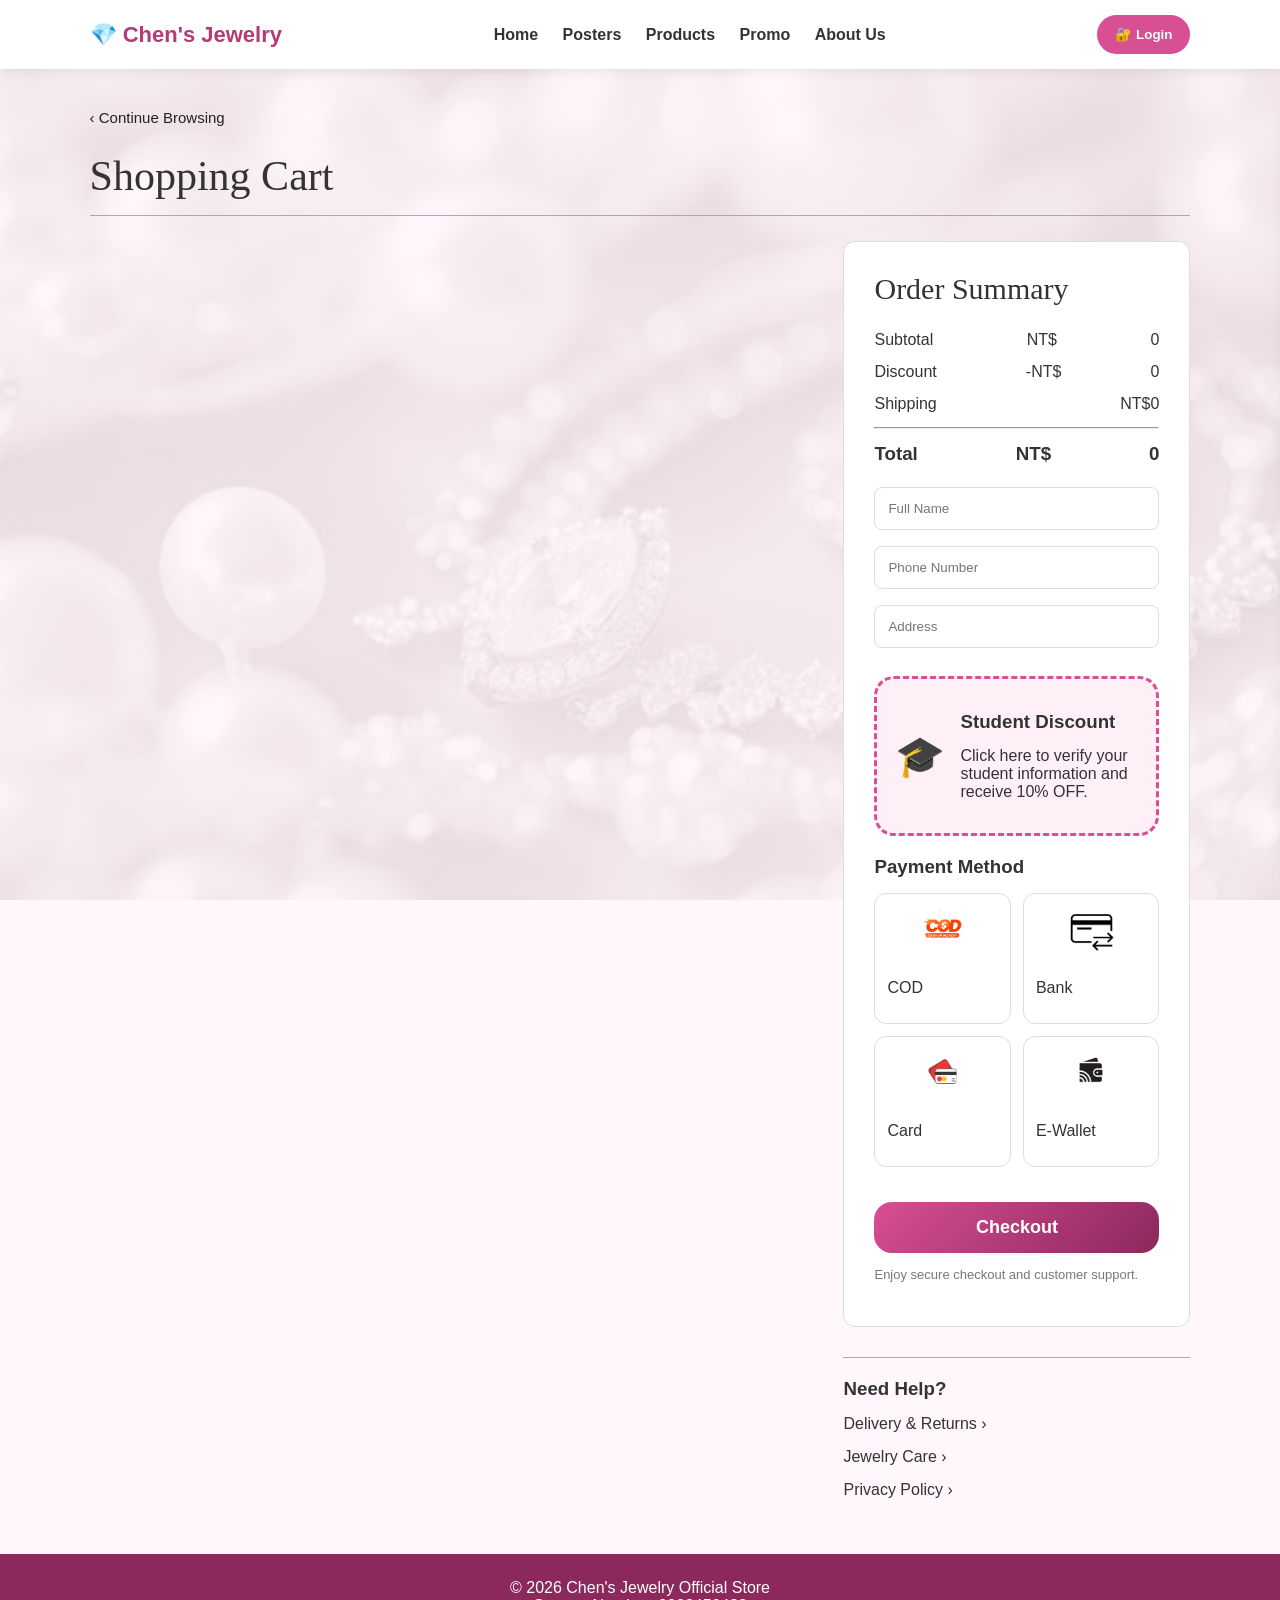
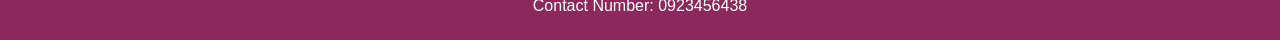
<file: order.html>
<!DOCTYPE html>
<html lang="en">
<head>
<meta charset="UTF-8">
<meta name="viewport" content="width=device-width, initial-scale=1.0">

<title>Order Page - Chen's Jewelry</title>

<link rel="stylesheet" href="style.css">
</head>

<body>

<header class="topbar">
<div class="logo">💎 Chen's Jewelry</div>

<nav>
<a href="index.html#home">Home</a>
<a href="poster.html">Posters</a>
<a href="product.html">Products</a>
<a href="promo.html">Promo</a>
<a href="about.html">About Us</a>

</nav>
<div id="userArea">
  <button class="cart-btn" onclick="openLogin()">
    🔐 Login
  </button>
</div>
</header>

<div class="page-header-space"></div>

<section class="checkout-page">

<a href="product.html" class="continue-link">‹ Continue Browsing</a>

<h1 id="pageTitle">Shopping Cart</h1>

<div class="checkout-layout">

<div class="checkout-left">
<div id="orderProducts"></div>
</div>

<div class="checkout-right" id="checkoutRight">
    
<div class="summary-card">

<h2>Order Summary</h2>

<p><span>Subtotal</span> NT$<span id="summaryPrice">0</span></p>
<p><span>Discount</span> -NT$<span id="summaryDiscount">0</span></p>
<p><span>Shipping</span> NT$0</p>

<hr>

<h3><span>Total</span> NT$<span id="summaryTotal">0</span></h3>

<input id="customerName" placeholder="Full Name">
<input
id="customerPhone"
type="tel"
maxlength="10"
placeholder="Phone Number">
<input id="customerAddress" placeholder="Address">

<div class="student-discount-verify"
onclick="window.location.href='student-discount.html'">

  <div class="student-verify-icon">
    🎓
  </div>

  <div>

    <h3>Student Discount</h3>

    <p>
      Click here to verify your student information
      and receive 10% OFF.
    </p>

  </div>

</div>

<h3>Payment Method</h3>

<div class="payment-options">
<div class="payment-card" onclick="selectPayment('Cash on Delivery')">
<img src="assets/payment/cod.png">
<p>COD</p>
</div>

<div class="payment-card" onclick="openBankPage()">
<img src="assets/payment/Bank Transfer.png">
<p>Bank</p>
</div>

<div class="payment-card" onclick="window.location.href='credit-card.html'">
<img src="assets/payment/Credit.png">
<p>Card</p>
</div>

<div class="payment-card" onclick="window.location.href='e-wallet.html'">
<img src="assets/payment/ewallet.png">
<p>E-Wallet</p>
</div>
</div>

<input type="hidden" id="paymentMethod">

<button class="checkout" onclick="placeDirectOrder()">
Checkout
</button>

<p class="small-text">
Enjoy secure checkout and customer support.
</p>

</div>

<div class="help-card">
<h3>Need Help?</h3>
<p>Delivery & Returns ›</p>
<p>Jewelry Care ›</p>
<p>Privacy Policy ›</p>
</div>

</div>

</div>

</section>

<aside id="cartPanel" class="cart-panel">
  <button class="close" onclick="toggleCart()">×</button>

  <h2>Your Cart</h2>

  <div id="cartItems"></div>

  <button
    class="checkout"
    onclick="goToOrderPage()">
    Place Order
  </button>
</aside>

<div id="loginPopup" class="login-popup">
  <div class="login-box">

    <button class="login-close" onclick="closeLogin()">×</button>

    <h2 id="loginTitle">Login</h2>

    <input id="loginName" placeholder="Full Name">
    <input id="loginEmail" placeholder="Email">
    <input id="loginPassword" type="password" placeholder="Password">

    <button class="checkout" onclick="loginUser()">
      Login
    </button>

    <p>
      Don't have an account?
      <span onclick="showRegister()">Register</span>
    </p>

  </div>
</div>

<footer>
<p>© 2026 Chen's Jewelry Official Store</p>
<p>Contact Number: 0923456438</p>
</footer>

<script src="script.js"></script>

</body>
</html>
</file>
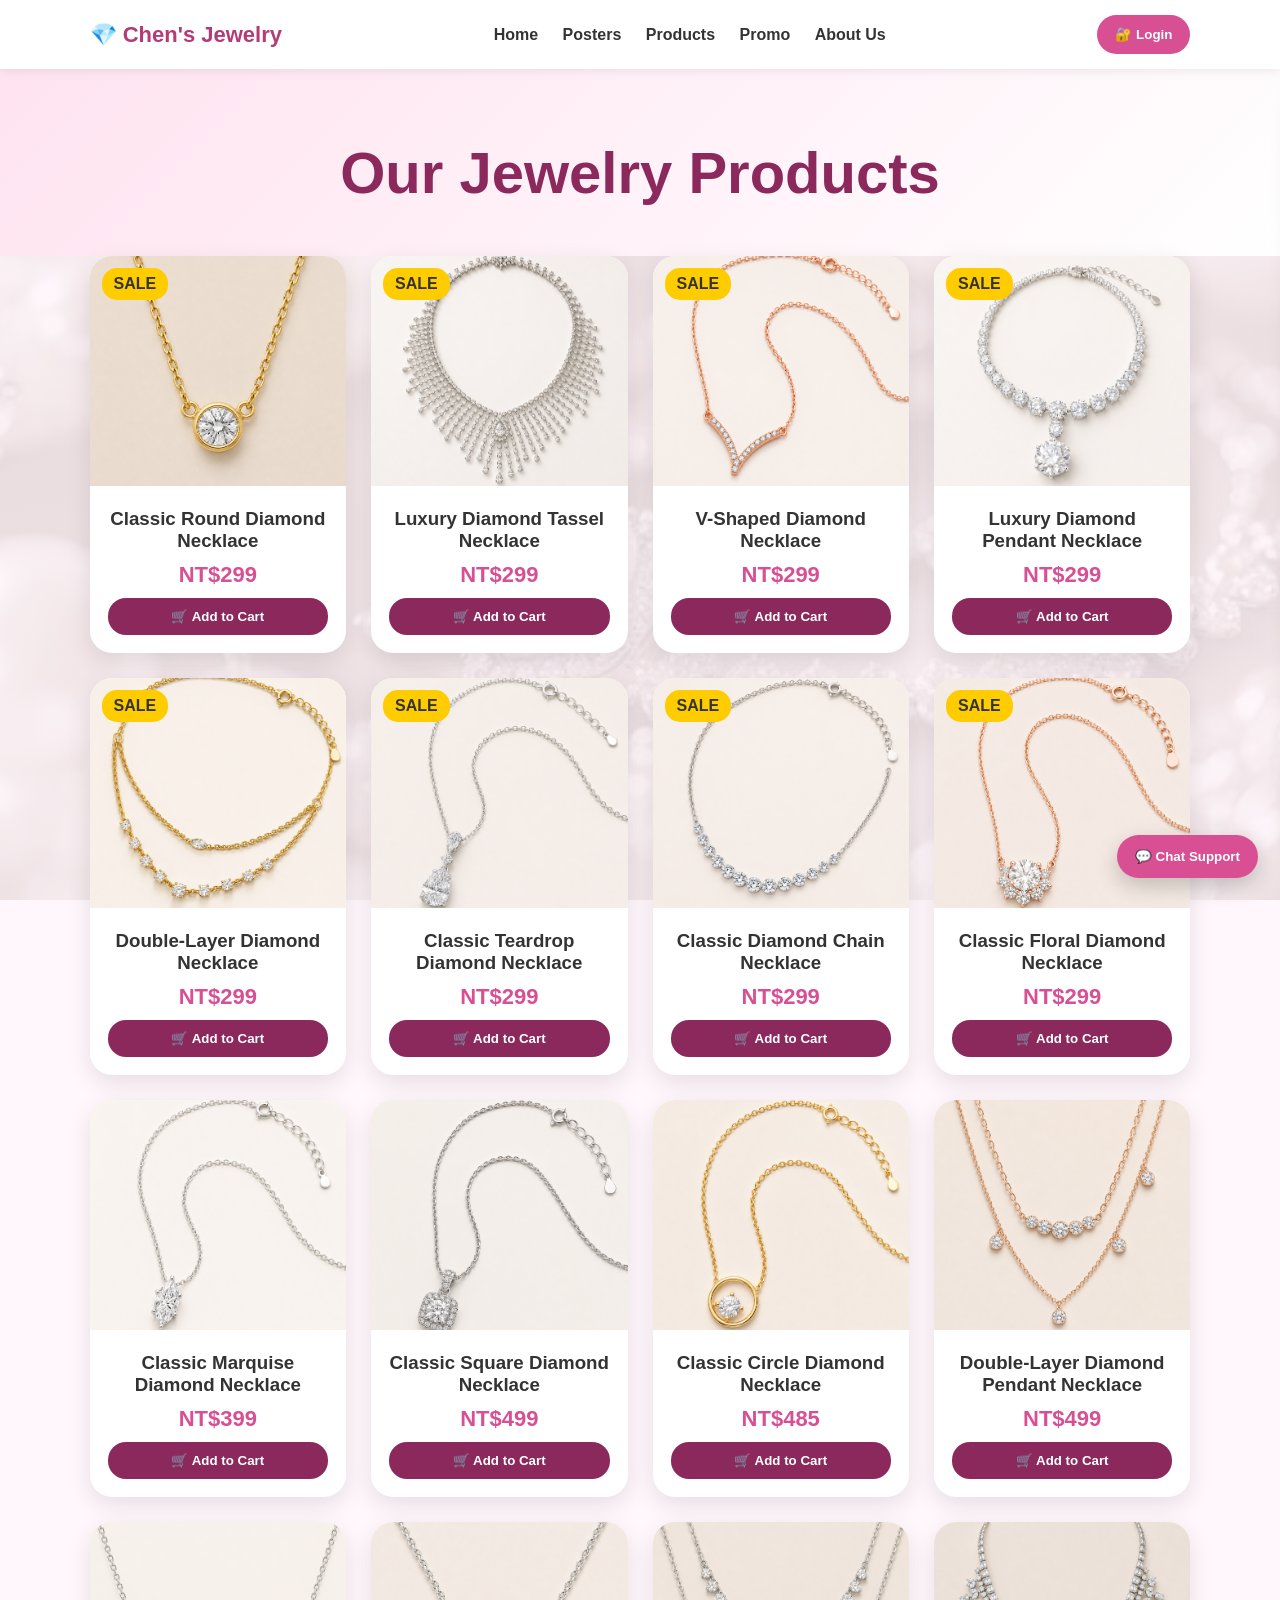
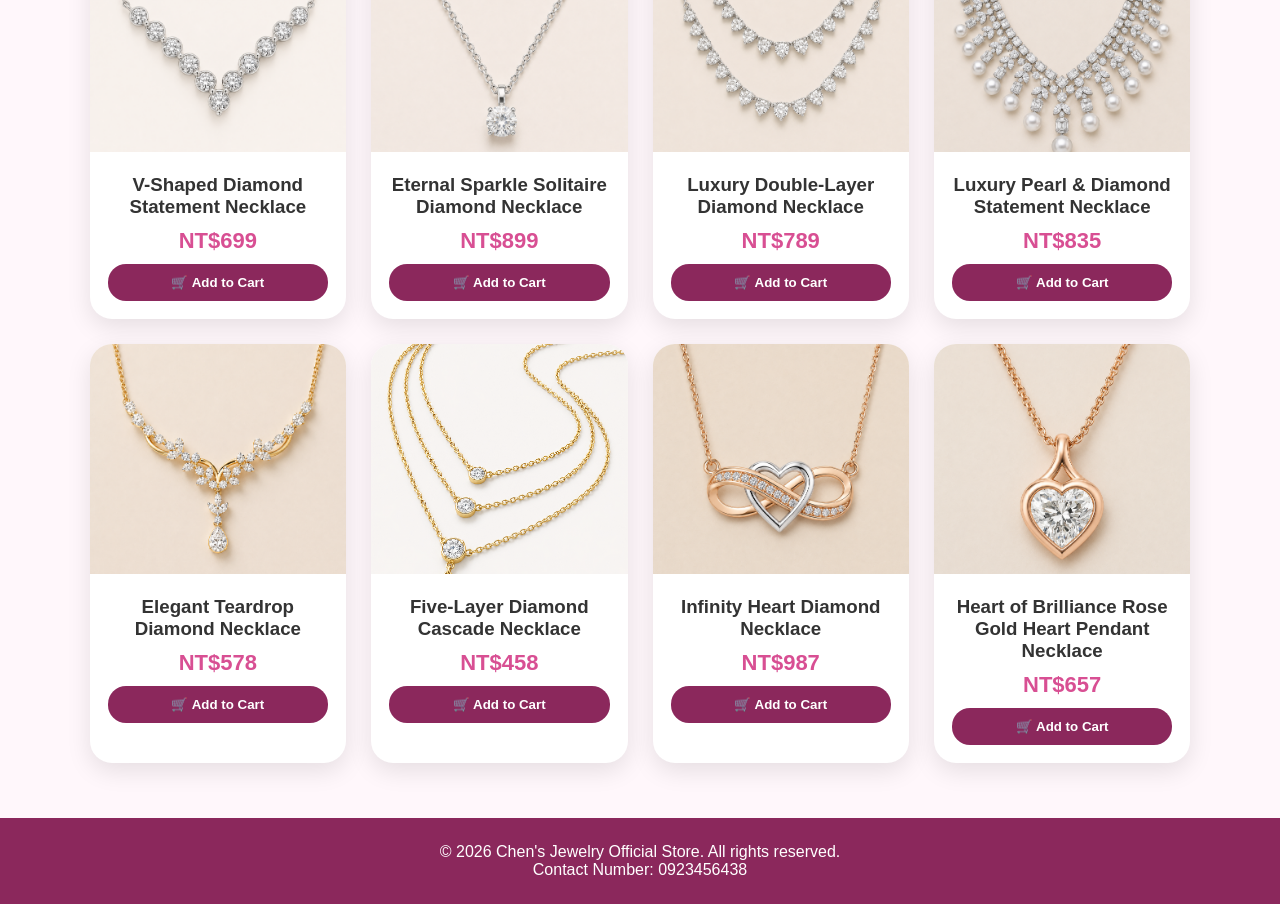
<file: product.html>
<!DOCTYPE html>
<html lang="en">
<head>
  <meta charset="UTF-8" />
  <meta name="viewport" content="width=device-width, initial-scale=1.0" />
  <title>Products - Chen's Jewelry Official Store</title>
  <link rel="stylesheet" href="style.css" />
</head>
<body>
  <header class="topbar">
    <div class="logo">💎 Chen's Jewelry</div>
    <nav>
      <a href="index.html#home">Home</a>
      <a href="poster.html">Posters</a>
      <a href="product.html">Products</a>
      <a href="promo.html">Promo</a>
      <a href="about.html">About Us</a>
      
    </nav>
    <div id="userArea">
  <button class="cart-btn" onclick="openLogin()">
    🔐 Login
  </button>
</div>
  </header>
  <div class="page-header-space"></div>
  <section class="section product-page-header">
    <h1>Our Jewelry Products</h1>
    <p class="subtitle"></p>
  </section>

  <section id="products" class="section product-only-section">
    <div class="products" id="productList"></div>
  </section>

  <button class="chat-button" onclick="toggleChat()">💬 Chat Support</button>
  <div id="chatBox" class="chat-box">
    <div class="chat-header">Chen's Jewelry Chat Support <button onclick="toggleChat()">×</button></div>
    <div id="chatMessages">

    <div class="bot-message">
    Hello! Welcome to Chen's Jewelry 💎
    <br><br>

    Choose below:
    </div>
    <div class="quick-options">
    <button onclick="quickChat('Track My Order')">
    📦 Track My Order
    </button>
    <button onclick="quickChat('Track Order')">
    🚚 Track Order
    </button>
    <button onclick="quickChat('Current Promos')">
    🎁 Current Promos
    </button>
    <button onclick="quickChat('Student Discount')">
    🎓 Student Discount
    </button>
    <button onclick="quickChat('Contact Support')">
    💬 Contact Support
    </button>
    </div>

    </div>
    <div class="chat-input-row">
      <input id="chatInput" placeholder="Type your message..." onkeydown="if(event.key==='Enter') sendChat()" />
      <button onclick="sendChat()">Send</button>
    </div>
  </div>

  <aside id="cartPanel" class="cart-panel">
    <button class="close" onclick="toggleCart()">×</button>
    <h2>Your Cart</h2>
    <div id="cartItems"></div>
    <button class="checkout"onclick="goToOrderPage()">Place Order</button>
  </aside>

<div id="loginPopup" class="login-popup">
  <div class="login-box">

    <button class="login-close" onclick="closeLogin()">×</button>

    <h2 id="loginTitle">Login</h2>

    <input id="loginName" placeholder="Full Name">
    <input id="loginEmail" placeholder="Email">
    <input id="loginPassword" type="password" placeholder="Password">

    <button class="checkout" onclick="loginUser()">
      Login
    </button>

    <p>
      Don't have an account?
      <span onclick="showRegister()">Register</span>
    </p>

  </div>
</div>

  <footer>
    <p>© 2026 Chen's Jewelry Official Store. All rights reserved.</p>
    <p>Contact Number: 0923456438</p>
  </footer>
  <div id="productPopup"
class="product-popup">

<div class="popup-box">

<button
class="popup-close"
onclick="closeProduct()">

×

</button>

<img id="viewImage">

<h2 id="viewName"></h2>

<p id="viewPrice"></p>

<p id="viewDescription"></p>

<button
id="popupAddCart"
class="popup-add-btn">

Add To Cart

</button>

</div>

</div>
  <script src="script.js"></script>
</body>
</html>
</file>
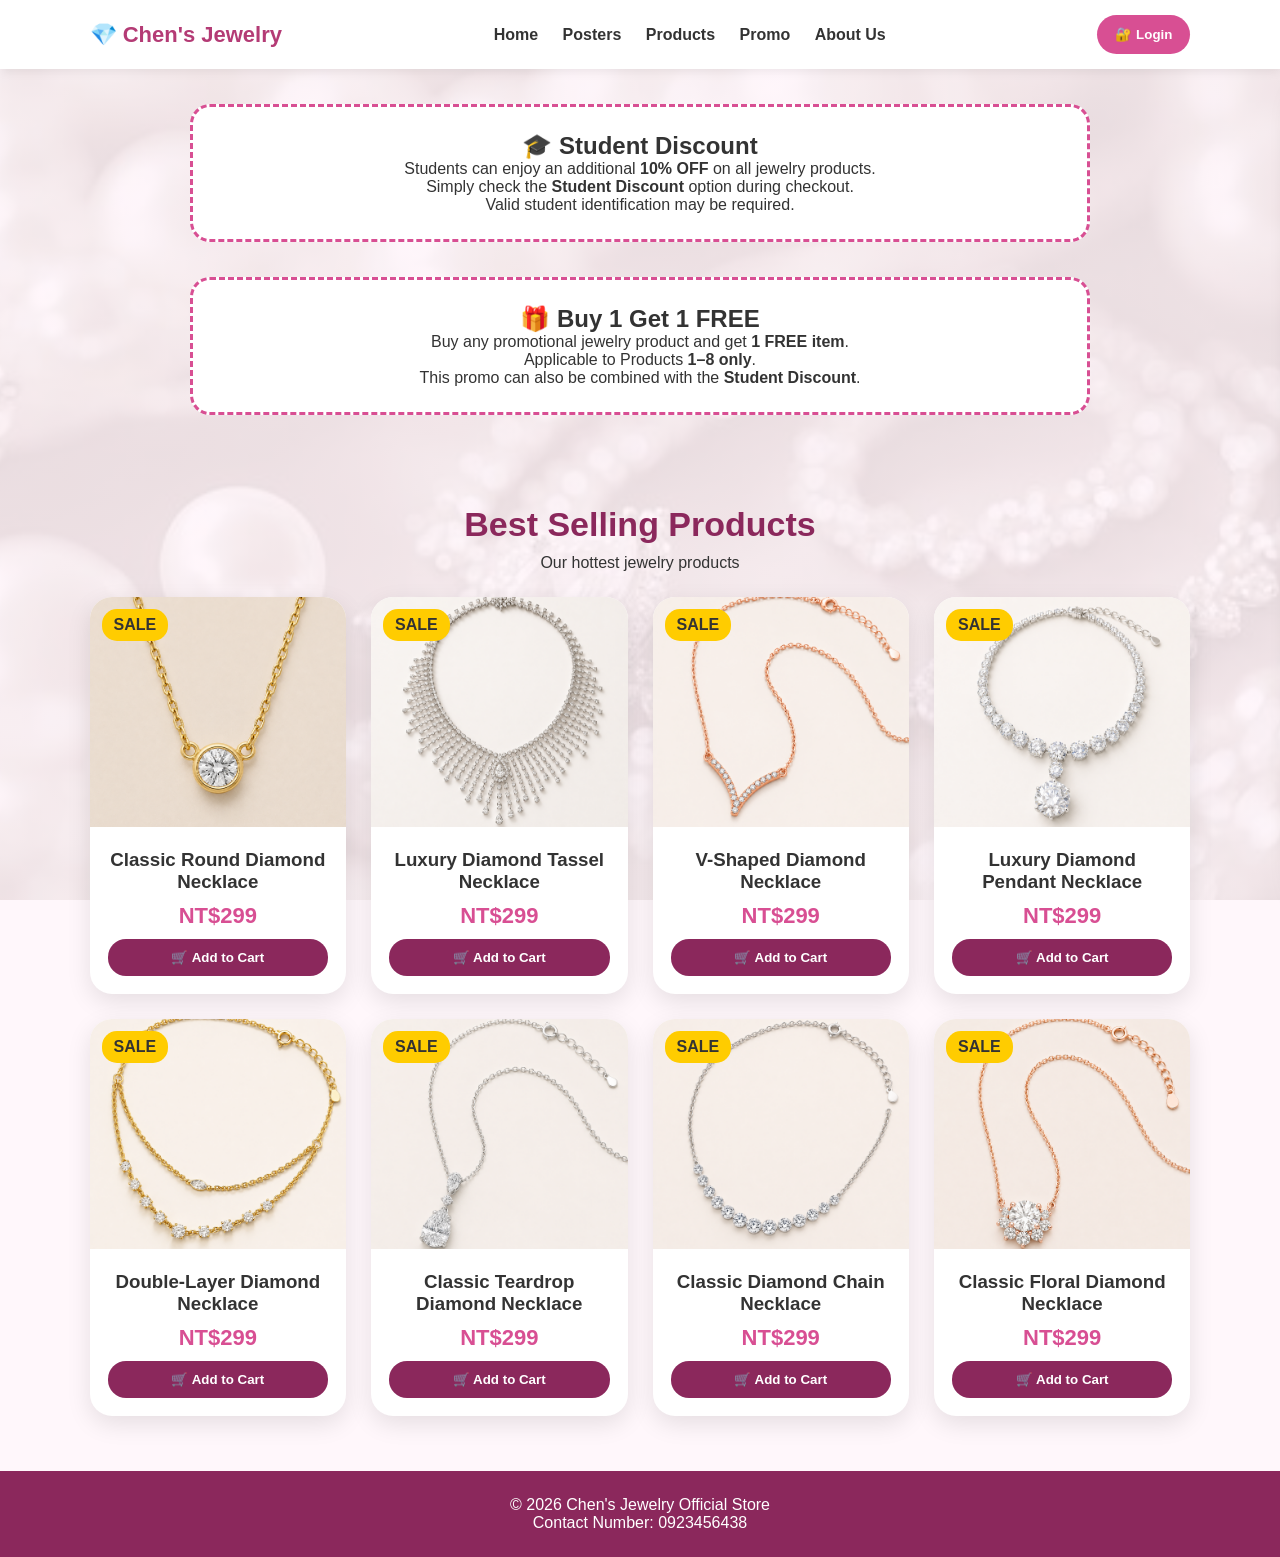
<file: promo.html>
<!DOCTYPE html>
<html lang="en">
<head>
<meta charset="UTF-8">
<meta name="viewport"
content="width=device-width, initial-scale=1.0">

<title>Promos - Chen's Jewelry</title>

<link rel="stylesheet"
href="style.css">

</head>

<body>

<header class="topbar">

<div class="logo">
💎 Chen's Jewelry
</div>

<nav>

<a href="index.html#home">Home</a>
<a href="poster.html">Posters</a>
<a href="product.html">Products</a>
<a href="promo.html">Promo</a>
<a href="about.html">About Us</a>


</nav>

<div id="userArea">
  <button class="cart-btn" onclick="openLogin()">
    🔐 Login
  </button>
</div>

</header>
<div class="page-header-space"></div>

<section class="notice">
  <h2>🎓 Student Discount</h2>

  <p>
    Students can enjoy an additional
    <b>10% OFF</b> on all jewelry products.
  </p>

  <p>
    Simply check the
    <b>Student Discount</b>
    option during checkout.
  </p>

  <p>
    Valid student identification may be required.
  </p>
</section>

<section class="notice">
  <h2>🎁 Buy 1 Get 1 FREE</h2>

  <p>
    Buy any promotional jewelry product and get
    <b>1 FREE item</b>.
  </p>

  <p>
    Applicable to Products
    <b>1–8 only</b>.
  </p>

  <p>
    This promo can also be combined with the
    <b>Student Discount</b>.
  </p>
</section>

<section class="section">

<h2>
Best Selling Products
</h2>

<p class="subtitle">

Our hottest jewelry
products

</p>

<div
class="products"
id="productList">

</div>

</section>



<aside id="cartPanel" class="cart-panel">
    <button class="close" onclick="toggleCart()">×</button>
    <h2>Your Cart</h2>
    <div id="cartItems"></div>
    <button class="checkout" onclick="goToOrderPage()">Place Order</button>
  </aside>

  <div id="loginPopup" class="login-popup">
  <div class="login-box">

    <button class="login-close" onclick="closeLogin()">×</button>

    <h2 id="loginTitle">Login</h2>

    <input id="loginName" placeholder="Full Name">
    <input id="loginEmail" placeholder="Email">
    <input id="loginPassword" type="password" placeholder="Password">

    <button class="checkout" onclick="loginUser()">
      Login
    </button>

    <p>
      Don't have an account?
      <span onclick="showRegister()">Register</span>
    </p>

  </div>
</div>

<footer>

<p>

© 2026
Chen's Jewelry
Official Store

</p>

<p>

Contact Number:
0923456438

</p>

</footer>

<script src="script.js"></script>

</body>
</html>
</file>
<file: style.css>
* { box-sizing: border-box; margin: 0; padding: 0; }
body { font-family: Arial, sans-serif; background: #fff7fb; color: #333; }
.topbar { position: sticky; top: 0; z-index: 10; display: flex; justify-content: space-between; align-items: center; padding: 15px 7%; background: white; box-shadow: 0 2px 10px rgba(0,0,0,.08); }
.logo { font-weight: bold; font-size: 22px; color: #b43b75; }
nav a { margin: 0 10px; text-decoration: none; color: #333; font-weight: 600; }
nav a:hover { color: #b43b75; }
.cart-btn, .shop-now, .checkout, .map-link { border: none; background: #d84f93; color: white; padding: 12px 18px; border-radius: 25px; cursor: pointer; text-decoration: none; display: inline-block; font-weight: bold; }
.hero { min-height: 78vh; display: flex; align-items: center; justify-content: center; text-align: center; background: linear-gradient(rgba(255,214,235,.8), rgba(255,255,255,.8)), url('https://images.unsplash.com/photo-1515562141207-7a88fb7ce338?auto=format&fit=crop&w=1600&q=80'); background-size: cover; background-position: center; }
.hero h1 { font-size: clamp(36px, 7vw, 72px); color: #8b285c; margin-bottom: 15px; }
.hero p { font-size: 20px; margin-bottom: 25px; }
.notice { margin: 35px auto; max-width: 900px; text-align: center; padding: 25px; background: #fff; border: 3px dashed #d84f93; border-radius: 20px; }
.section { padding: 55px 7%; text-align: center; }
/* Only for poster page */
.poster-section,
.product-only-section,
.promo,
.location,
.feedback-section{
padding-top:0 !important;
margin-top:0;
}
.section h2 { color: #8b285c; font-size: 34px; margin-bottom: 10px; }
.subtitle { margin-bottom: 25px; }
.products { display: grid; grid-template-columns: repeat(auto-fit, minmax(230px, 1fr)); gap: 25px; }
.card { background: white; border-radius: 22px; overflow: hidden; box-shadow: 0 8px 25px rgba(0,0,0,.10); transition: .2s; position: relative; }
.card:hover { transform: translateY(-5px); }
.card img { width: 100%; height: 230px; object-fit: cover; }
.card-content { padding: 18px; }
.badge { position: absolute; top: 12px; left: 12px; background: #ffcc00; color: #333; padding: 7px 12px; border-radius: 15px; font-weight: bold; }
.price { color: #d84f93; font-size: 22px; font-weight: bold; margin: 10px 0; }
.old-price { text-decoration: line-through; color: gray; margin-left: 8px; font-size: 14px; }
.add-btn { background: #8b285c; color: white; border: none; padding: 11px 18px; border-radius: 18px; cursor: pointer; width: 100%; font-weight: bold; }
.promo { background: #ffe3f0; border-top: 1px solid #ffd1e6; border-bottom: 1px solid #ffd1e6; }
.reviews { display: grid; grid-template-columns: repeat(auto-fit, minmax(240px, 1fr)); gap: 20px; margin: 25px 0; }
.review { background: white; padding: 25px; border-radius: 18px; box-shadow: 0 6px 18px rgba(0,0,0,.08); line-height: 1.6; }
.qr-box { margin: 35px auto 0; background: white; padding: 25px; border-radius: 20px; max-width: 360px; box-shadow: 0 6px 18px rgba(0,0,0,.08); }
.qr-box img { width: 240px; max-width: 100%; margin: 15px 0; }
.location { background: white; }
/* CART PANEL */

.cart-panel{
position:fixed;
right:-430px;
top:90px;
width:400px;
max-width:95vw;
height:calc(100vh - 90px);

background:
linear-gradient(
180deg,
#ffffff,
#fff0f7
);

z-index:2000;

padding:25px;

box-shadow:
-8px 0 30px rgba(0,0,0,.25);

transition:.35s ease;

overflow-y:auto;

border-radius:
25px 0 0 25px;

}

.cart-panel.open{

right:0;

}

/* Close button */

.close{

float:right;

font-size:32px;

border:none;

background:none;

cursor:pointer;

color:#8b285c;

font-weight:bold;

}

/* Cart title */

.cart-panel h2{

color:#8b285c;

margin-bottom:20px;

font-size:28px;

}

/* Product card */

.cart-item{

background:white;

padding:14px;

border-radius:18px;

margin-bottom:14px;

box-shadow:
0 5px 15px rgba(0,0,0,.08);

display:flex;

justify-content:space-between;

align-items:center;

gap:12px;

}

/* remove */

.remove{

border:none;

background:#ffe1ec;

color:#b00045;

padding:8px 12px;

border-radius:999px;

cursor:pointer;

font-weight:bold;

transition:.2s;

}

.remove:hover{

background:#ffbfd6;

transform:scale(1.05);

}

/* student */

.student-label{

display:block;

margin:20px 0;

padding:14px;

background:white;

border-radius:15px;

box-shadow:
0 4px 12px rgba(0,0,0,.06);

}

/* total summary */

.summary{

background:white;

padding:18px;

border-radius:20px;

margin:18px 0;

box-shadow:
0 6px 18px rgba(0,0,0,.08);

line-height:2;

}

.summary h3{

color:#d84f93;

font-size:24px;

margin-top:8px;

}

/* form */

.cart-panel input{

width:100%;

padding:12px;

margin:10px 0;

border:1px solid #ddd;

border-radius:12px;

outline:none;

}

.cart-panel input:focus{

border-color:#d84f93;

box-shadow:
0 0 8px rgba(216,79,147,.2);

}

/* order button */

.checkout{

width:100%;

margin-top:12px;

border:none;

background:
linear-gradient(
135deg,
#d84f93,
#8b285c
);

color:white;

padding:14px;

border-radius:18px;

font-weight:bold;

font-size:16px;

cursor:pointer;

transition:.3s;

}

.checkout:hover{

opacity:.95;

transform:
translateY(-2px);

}

/* scrollbar */

.cart-panel::-webkit-scrollbar{

width:8px;

}

.cart-panel::-webkit-scrollbar-thumb{

background:#d84f93;

border-radius:999px;

}

.cart-panel::-webkit-scrollbar-track{

background:#ffeaf4;

}

/* mobile */

@media (max-width:780px){

.topbar{

flex-direction:column;

gap:12px;

}

nav{

display:flex;

flex-wrap:wrap;

justify-content:center;

}

.cart-panel{

width:100%;

border-radius:0;

}

}

/* footer */

footer{

text-align:center;

padding:25px;

background:#8b285c;

color:white;

}

@media (max-width: 780px) { .topbar { flex-direction: column; gap: 12px; } nav { display: flex; flex-wrap: wrap; justify-content: center; } }

.image-editor {
  background: #fff7fb;
}

.image-editor-list {
  display: grid;
  grid-template-columns: repeat(auto-fit, minmax(240px, 1fr));
  gap: 18px;
  margin-top: 25px;
}

.image-edit-card {
  background: white;
  border-radius: 18px;
  padding: 15px;
  box-shadow: 0 8px 20px rgba(0,0,0,0.08);
  display: flex;
  gap: 14px;
  align-items: center;
}

.image-edit-card img {
  width: 90px;
  height: 90px;
  object-fit: cover;
  border-radius: 14px;
}

.image-edit-card input {
  width: 100%;
  margin-top: 8px;
}

.reset-btn {
  margin-top: 22px;
  padding: 12px 20px;
  border: none;
  border-radius: 25px;
  background: #ff4f9a;
  color: white;
  font-weight: bold;
  cursor: pointer;
}

.small-note {
  margin-top: 12px;
  font-size: 14px;
  color: #555;
}

/* Product poster section at the top */

.poster-section {
  background: white;
}

.poster-slider {
  display:flex;
  gap:20px;

  overflow-x:hidden;

  scroll-snap-type:x mandatory;

  padding:10px 0 20px;

  scrollbar-width:none;
  -ms-overflow-style:none;
}

.poster-slider::-webkit-scrollbar{
display:none;
}

.poster-slider img{
min-width:90%;
max-width:1400px;

height:420px;

object-fit:contain;

background:#d3b3c3;

border-radius:60px;

box-shadow:
0 8px 25px rgba(0,0,0,.10);

scroll-snap-align:center;
}

/* slider bars */

.poster-dots{
display:flex;
justify-content:center;
gap:8px;
margin-top:15px;
}

.poster-dot{

width:28px;
height:6px;

background:#e7b8cf;

border-radius:999px;

transition:.3s;
}

.poster-dot.active{

width:42px;

background:#d84f93;

}

/* mobile */

@media (max-width:768px){

.poster-slider img{

min-width:95%;

height:260px;

border-radius:35px;

}

}

.product-only-section{
scroll-margin-top:90px;
}

html{
scroll-behavior:smooth;
}
/* Chat support */
.chat-button {
  position: fixed;
  right: 22px;
  bottom: 22px;
  z-index: 30;
  border: none;
  background: #d84f93;
  color: white;
  padding: 14px 18px;
  border-radius: 30px;
  box-shadow: 0 8px 22px rgba(0,0,0,.2);
  font-weight: bold;
  cursor: pointer;
}
.chat-box {
  display: none;
  position: fixed;
  right: 22px;
  bottom: 80px;
  width: 330px;
  max-width: 92vw;
  background: white;
  border-radius: 18px;
  box-shadow: 0 8px 30px rgba(0,0,0,.25);
  overflow: hidden;
  z-index: 31;
}
.chat-box.open { display: block; }
.chat-header {
  background: #8b285c;
  color: white;
  padding: 14px;
  font-weight: bold;
  display: flex;
  justify-content: space-between;
  align-items: center;
}
.chat-header button { background: none; border: none; color: white; font-size: 24px; cursor: pointer; }
.chat-messages{
  padding:14px;
  height:260px;
  max-height:260px;
  overflow-y:scroll;
  overflow-x:hidden;
  background:#fff7fb;
  scroll-behavior:smooth;
}

/* scrollbar design */
.chat-messages::-webkit-scrollbar{
  width:8px;
}

.chat-messages::-webkit-scrollbar-track{
  background:#ffeaf4;
}

.chat-messages::-webkit-scrollbar-thumb{
  background:#d84f93;
  border-radius:20px;
}

.chat-messages::-webkit-scrollbar-thumb:hover{
background:#b43b75;
}

.bot-message{

background:white;

color:#333;

padding:12px 15px;

border-radius:
18px 18px 18px 6px;

margin-bottom:12px;

max-width:85%;

width:fit-content;

box-shadow:
0 4px 12px rgba(0,0,0,.08);

line-height:1.5;

animation:fadeChat .3s;

}

.user-message{

background:#d84f93;

color:white;

padding:12px 15px;

border-radius:
18px 18px 6px 18px;

margin-left:auto;

margin-bottom:12px;

max-width:85%;

width:fit-content;

box-shadow:
0 4px 12px rgba(0,0,0,.08);

line-height:1.5;

animation:fadeChat .3s;

}

@keyframes fadeChat{

from{

opacity:0;

transform:
translateY(8px);

}

to{

opacity:1;

transform:
translateY(0);

}

}
.chat-input-row { display: flex; gap: 8px; padding: 12px; }
.chat-input-row input { flex: 1; padding: 10px; border: 1px solid #ddd; border-radius: 12px; }
.chat-input-row button { border: none; background: #8b285c; color: white; border-radius: 12px; padding: 10px 12px; cursor: pointer; }

@media (max-width: 780px) {
  .poster-slider img { min-width: 100%; height: 240px; }
}
.product-page-header {
  background: linear-gradient(135deg, #ffe3f0, #ffffff);
  padding-top: 70px;
  padding-bottom: 25px;
}
.product-page-header h1 {
  color: #8b285c;
  font-size: clamp(34px, 6vw, 58px);
}

.product-link {
  text-decoration: none;
  color: inherit;
  display: block;
}

.product-link .card {
  cursor: pointer;
}

.product-link .card:hover {
  transform: translateY(-6px);
}

.view-products {
  display: inline-block;
  margin-top: 10px;
  padding: 10px 16px;
  border-radius: 999px;
  background: #ff5fa2;
  color: white;
  font-weight: 700;
}


.map-card {
  max-width: 950px;
  margin: 22px auto 0;
  background: #fff7fb;
  border-radius: 24px;
  padding: 18px;
  box-shadow: 0 10px 25px rgba(216, 79, 147, 0.15);

  display:flex;
  justify-content:center;
  align-items:center;
}

.map-card a{
  display:flex;
  justify-content:center;
  width:100%;
}

.map-card img{
  width:100%;
  max-width:550px;
  border-radius:20px;
  display:block;
}

.map-card-text {
  text-align: left;
}

.map-card-text h3 {
  color: #7a244d;
  margin-top: 0;
}

@media (max-width: 760px) {
  .map-card {
    grid-template-columns: 1fr;
  }
  .map-card-text {
    text-align: center;
  }
}
.poster-slider img{
cursor:pointer;
}

.product-popup{

display:none;

position:fixed;

inset:0;

background:
rgba(0,0,0,.5);

z-index:999;

justify-content:center;

align-items:center;

}

.product-popup.show{

display:flex;

}

.product-popup{

display:none;

position:fixed;

top:0;
left:0;

width:100%;
height:100%;

background:rgba(0,0,0,.55);

z-index:9999;

justify-content:center;

align-items:center;

padding:20px;

}

.product-popup.show{

display:flex;

}

.popup-box{

background:white;

width:90%;

max-width:420px;

max-height:90vh;

overflow-y:auto;

padding:25px;

border-radius:30px;

text-align:center;

position:relative;

box-shadow:
0 10px 35px rgba(0,0,0,.25);

animation:popupShow .25s;

}

.popup-box img{

width:100%;

height:250px;

object-fit:contain;

background:#fff7fb;

border-radius:20px;

}

.popup-close{

position:absolute;

top:8px;

right:15px;

border:none;

background:none;

font-size:35px;

cursor:pointer;

}

#popupName{

margin-top:15px;

color:#8b285c;

}

#popupPrice{

font-size:22px;

font-weight:bold;

color:#d84f93;

margin:12px 0;

}

.popup-btn{

display:inline-block;

padding:12px 22px;

background:#d84f93;

color:white;

border-radius:999px;

text-decoration:none;

font-weight:bold;

}
/* Make all pages header spacing same as Home */

body{
margin:0;
padding:0;
}

.topbar{
position:sticky;
top:0;
left:0;
width:100%;

padding:15px 7%;

display:flex;
justify-content:space-between;
align-items:center;

z-index:1000;

background:white;

box-shadow:
0 2px 10px rgba(0,0,0,.08);
}

/* Add page spacing under header */

.view-all-wrap{
margin-top:35px;
text-align:center;
}

.view-all-btn{

display:inline-block;

padding:14px 28px;

background:#d84f93;

color:white;

text-decoration:none;

font-weight:bold;

border-radius:999px;

transition:.3s;
}

.view-all-btn:hover{

transform:translateY(-3px);

background:#b43b75;

}
.popup-add-btn{

width:100%;

padding:12px;

border:none;

background:#8b285c;

color:white;

font-weight:bold;

border-radius:999px;

cursor:pointer;

margin-top:15px;

}

.popup-add-btn:hover{

opacity:.9;

}
.cart-panel{
  top:90px;
  height:calc(100vh - 90px);
  padding-top:30px;
}
/* Background image for all pages */

body{

background-image:
linear-gradient(
rgba(255,245,250,.88),
rgba(255,245,250,.88)
),

url("assets/background/1.1.jpeg");

background-size:cover;

background-position:center;

background-repeat:no-repeat;

background-attachment:fixed;

}
.product-info{

margin-top:30px;

max-width:750px;

margin-left:auto;
margin-right:auto;

text-align:left;

}

.product-slogan{

font-size:28px;

font-weight:bold;

color:#8b285c;

text-align:center;

margin-bottom:25px;

}

.detail-box{

background:white;

padding:30px;

border-radius:25px;

box-shadow:
0 8px 25px rgba(0,0,0,.08);

line-height:2;

margin-bottom:25px;

}

.detail-box h3{

color:#d84f93;

margin-top:20px;

margin-bottom:10px;

padding-bottom:8px;

border-bottom:
2px solid #ffe3f0;

}

.detail-box p{

color:#444;

font-size:16px;

}
.quick-options{

display:grid;

grid-template-columns:
repeat(2,1fr);

gap:10px;

margin-top:12px;

}

.quick-options button{

border:none;

background:white;

color:#8b285c;

padding:12px;

border-radius:16px;

font-weight:bold;

cursor:pointer;

font-size:13px;

text-align:center;

box-shadow:
0 4px 12px rgba(0,0,0,.08);

border:1px solid #ffd1e6;

transition:.2s;

min-height:60px;

display:flex;

justify-content:center;

align-items:center;

}

.quick-options button:hover{

background:#ffe3f0;

transform:translateY(-2px);

}

@media(max-width:480px){

.quick-options{

grid-template-columns:1fr;

}

}
@keyframes popupShow{

from{

opacity:0;

transform:scale(.9);

}

to{

opacity:1;

transform:scale(1);

}

}
.order-box{
display:grid;

grid-template-columns:
2fr 1fr;

gap:30px;

max-width:1300px;

margin:auto;

align-items:start;
}

.order-product,
.order-form{
background:white;
padding:30px;
border-radius:25px;
box-shadow:0 8px 25px rgba(0,0,0,.08);
}

.order-product > img{

width:250px;

height:250px;

object-fit:contain;

background:#fff7fb;

border-radius:20px;

margin:0 auto 20px;

display:block;

}

.order-form input,
.order-form select{
width:100%;
padding:13px;
margin:10px 0;
border:1px solid #ddd;
border-radius:12px;
}

.order-summary{
background:#fff7fb;
padding:18px;
border-radius:18px;
margin:20px 0;
line-height:2;
}

@media(max-width:768px){
.order-box{
grid-template-columns:1fr;
}
}
.payment-options{
display:grid;
grid-template-columns:repeat(2,1fr);
gap:15px;
margin-top:15px;
}

.payment-card{
background:white;
border:2px solid #eee;
border-radius:20px;
padding:15px;
cursor:pointer;
text-align:center;
transition:.3s;
}

.payment-card:hover{
transform:translateY(-3px);
border-color:#d84f93;
}

.payment-card.active{
border:3px solid #d84f93;
background:#fff0f7;
}

.payment-card img{
width:60px;
height:60px;
object-fit:contain;
margin-bottom:10px;
}
.order-item{

background:white;

border-radius:18px;

margin-bottom:15px;

overflow:hidden;

box-shadow:
0 4px 12px rgba(0,0,0,.08);

}

.order-item-header{

padding:15px 20px;

cursor:pointer;

display:flex;

justify-content:space-between;

align-items:center;

background:#fff7fb;

font-weight:bold;

}

.order-item-content{

display:none;

padding:20px;

text-align:left;

}

.order-item-content.show{

display:block;

}

.order-item-image{

width:120px;

height:120px;

object-fit:contain;

display:block;

margin-bottom:15px;

}
.order-item{

background:white;

border-radius:18px;

margin-bottom:15px;

overflow:hidden;

box-shadow:0 4px 12px rgba(0,0,0,.08);

}

.order-item-header{

display:flex;

align-items:center;

gap:15px;

padding:15px;

cursor:pointer;

background:#fff7fb;

}

.order-item-header{

display:flex;

align-items:center;

gap:10px;

padding:12px 15px;

cursor:pointer;

background:#fff7fb;

}

.order-thumb-info b{

font-size:15px;

}

.order-thumb-info p{

font-size:13px;

margin-top:3px;

}

.order-thumb-info{

flex:1;

text-align:left;

}

.order-thumb-info p{

margin-top:5px;

color:#d84f93;

font-weight:bold;

}

.order-item-content{

display:none;

padding:20px;

text-align:left;

}

.order-item-content.show{

display:block;

}

.order-item-image{

width:220px;

max-width:100%;

display:block;

margin:0 auto 15px;

object-fit:contain;

}
.order-page h1{
display:inline-block;
padding:18px 45px;
margin-bottom:35px;

background:
linear-gradient(135deg,#d84f93,#8b285c);

color:white;
font-size:42px;
font-weight:bold;
letter-spacing:1px;

border-radius:999px;

box-shadow:
0 10px 25px rgba(216,79,147,.35);

position:relative;
}

.order-page h1::before{
content:"💎";
margin-right:12px;
}

.order-page h1::after{
content:"";
position:absolute;
left:50%;
bottom:-12px;
transform:translateX(-50%);
width:80px;
height:5px;
background:#ffd1e6;
border-radius:999px;
}
/* =========================
   CHECKOUT PAGE DESIGN
========================= */

.order-product,
.order-form{

background:white;

padding:30px;

border-radius:30px;

box-shadow:
0 12px 35px rgba(0,0,0,.08);

border:2px solid #ffe3f0;

position:relative;

overflow:hidden;

}

/* Top decoration */

.order-product::before,
.order-form::before{

content:"";

position:absolute;

top:0;
left:0;

width:100%;
height:8px;

background:
linear-gradient(
90deg,
#d84f93,
#8b285c
);

}

/* Section titles */

.order-product h2,
.order-form h2{

background:
linear-gradient(
135deg,
#d84f93,
#8b285c
);

color:white;

padding:12px 20px;

border-radius:15px;

display:inline-block;

font-size:22px;

margin-bottom:20px;

box-shadow:
0 5px 15px rgba(216,79,147,.25);

}

/* Customer form */

.order-form input,
.order-form select{

width:100%;

padding:14px;

margin:12px 0;

border:2px solid #ffe3f0;

border-radius:15px;

font-size:15px;

transition:.3s;

}

.order-form input:focus,
.order-form select:focus{

outline:none;

border-color:#d84f93;

box-shadow:
0 0 10px rgba(216,79,147,.2);

}

/* Total box */

.order-summary{

background:
linear-gradient(
135deg,
#fff7fb,
#ffeaf4
);

padding:20px;

border-radius:20px;

margin-top:20px;

border:2px dashed #d84f93;

line-height:2;

}

.order-summary h2{

margin-top:15px;

font-size:28px;

}

/* Place Order button */

.checkout{

background:
linear-gradient(
135deg,
#d84f93,
#8b285c
);

color:white;

font-size:18px;

font-weight:bold;

padding:15px;

border:none;

border-radius:18px;

width:100%;

margin-top:20px;

cursor:pointer;

transition:.3s;

}

.checkout:hover{

transform:
translateY(-3px);

box-shadow:
0 10px 20px rgba(216,79,147,.3);

}
.order-thumb{

width:45px !important;

height:45px !important;

object-fit:contain !important;

background:white;

border-radius:8px;

padding:2px;

flex-shrink:0;

}
.details-btn{
margin-top:10px;
border:none;
background:none;
color:#d84f93;
font-weight:bold;
cursor:pointer;
}

.order-item-content{
display:none;
margin-top:12px;
line-height:1.7;
color:#444;
}

.order-item-content.show{
display:block;
}
.order-box{
  display:grid;
  grid-template-columns:3fr 1.3fr;
  gap:40px;
  max-width:1400px;
  margin:auto;
  align-items:start;
}

.order-item{
  display:flex;
  align-items:flex-start;
  gap:20px;
  padding:22px;
  margin-bottom:18px;
  background:white;
  border-radius:18px;
  border:1px solid #eee;
  box-shadow:none;
}

.order-thumb{
  width:100px !important;
  height:100px !important;
  object-fit:contain !important;
  background:#fff7fb;
  border-radius:14px;
  padding:6px;
}

.order-thumb-info{
  flex:1;
  text-align:left;
}

.order-form{
  position:sticky;
  top:110px;
}

.checkout-page{
max-width:1400px;
margin:auto;
padding:40px 7%;
}

.continue-link{
text-decoration:none;
color:#222;
font-size:15px;
}

.checkout-page h1{
font-size:42px;
font-family:Georgia,serif;
font-weight:400;
margin:25px 0;
border-bottom:1px solid #aaa;
padding-bottom:15px;
}

.checkout-layout{
display:grid;
grid-template-columns:2fr 1fr;
gap:60px;
align-items:start;
}

.checkout-item{
display:flex;
gap:35px;
padding:30px 0;
border-bottom:1px solid #bbb;
}

.checkout-img{
width:170px;
height:170px;
object-fit:contain;
background:#f7f7f7;
border-radius:8px;
}

.checkout-info{
flex:1;
text-align:left;
}

.checkout-info h3{
font-size:22px;
margin-bottom:10px;
}

.checkout-info p{
color:#666;
margin-bottom:25px;
}

.checkout-row{
display:grid;
grid-template-columns:1fr 1fr 1fr;
gap:20px;
margin-bottom:15px;
}

.checkout-row span{
display:block;
color:#777;
margin-bottom:8px;
}

.checkout-row b{
font-size:20px;
}

.summary-card{
background:white;
padding:30px;
border:1px solid #ddd;
border-radius:12px;
position:sticky;
top:100px;
}

.summary-card h2{
font-family:Georgia,serif;
font-weight:400;
font-size:30px;
margin-bottom:25px;
}

.summary-card p,
.summary-card h3{
display:flex;
justify-content:space-between;
margin:14px 0;
}

.summary-card input{
width:100%;
padding:13px;
margin:8px 0;
border:1px solid #ddd;
border-radius:8px;
}

.student-check{
display:block;
margin:15px 0;
}

.details-btn{
background:none;
border:none;
color:#d84f93;
font-weight:bold;
cursor:pointer;
}

.order-item-content{
display:none;
margin-top:15px;
line-height:1.7;
}

.order-item-content.show{
display:block;
}

.payment-options{
display:grid;
grid-template-columns:repeat(2,1fr);
gap:12px;
margin:15px 0;
}

.payment-card{
border:1px solid #ddd;
border-radius:12px;
padding:12px;
text-align:center;
cursor:pointer;
}

.payment-card.active{
border:3px solid #d84f93;
background:#fff0f7;
}

.payment-card img{
width:45px;
height:45px;
object-fit:contain;
}

.small-text{
font-size:13px;
text-align:center;
color:#777;
margin-top:18px;
}

.help-card{
margin-top:30px;
padding-top:20px;
border-top:1px solid #aaa;
}

.help-card p{
margin:15px 0;
}

@media(max-width:900px){
.checkout-layout{
grid-template-columns:1fr;
}

.summary-card{
position:static;
}

.checkout-item{
flex-direction:column;
}
}
.qty-box{

display:flex;

align-items:center;

gap:10px;

margin-top:5px;

}

.qty-box button{

width:30px;

height:30px;

border:none;

background:#d84f93;

color:white;

font-size:18px;

font-weight:bold;

border-radius:50%;

cursor:pointer;

}

.qty-box span{

min-width:20px;

text-align:center;

font-weight:bold;

}

/* ========================= */
/* FEEDBACK PAGE */
/* ========================= */

.feedback-page{
    min-height:80vh;
    display:flex;
    justify-content:center;
    align-items:center;
    padding:40px 20px;
}

.feedback-box{
    width:100%;
    max-width:800px;
    background:rgba(255,255,255,0.95);
    padding:30px;
    border-radius:15px;
    box-shadow:0 5px 20px rgba(0,0,0,.15);
}

.feedback-box h1{
    text-align:center;
    margin-bottom:10px;
}

.feedback-box p{
    text-align:center;
    color:#666;
    margin-bottom:25px;
}

.feedback-box label{
    display:block;
    margin-top:15px;
    font-weight:bold;
}

.feedback-box input,
.feedback-box select,
.feedback-box textarea{
    width:100%;
    padding:12px;
    margin-top:5px;
    border:1px solid #ddd;
    border-radius:8px;
    box-sizing:border-box;
    font-size:14px;
}

.feedback-box textarea{
    resize:vertical;
}

.feedback-box button{
    width:100%;
    margin-top:25px;
    padding:14px;
    border:none;
    border-radius:8px;
    background:#d4af37;
    color:white;
    font-size:16px;
    font-weight:bold;
    cursor:pointer;
    transition:.3s;
}

.feedback-box button:hover{
    background:#b8941f;
    transform:translateY(-2px);
}
/* ========================= */
/* FEEDBACK PAGE */
/* ========================= */

.feedback-page{
    min-height:80vh;
    display:flex;
    justify-content:center;
    align-items:center;
    padding:40px 20px;
}

.feedback-box{
    width:100%;
    max-width:800px;
    background:rgba(255,255,255,0.95);
    padding:30px;
    border-radius:15px;
    box-shadow:0 5px 20px rgba(0,0,0,.15);
}

.feedback-box h1{
    text-align:center;
    margin-bottom:10px;
}

.feedback-box p{
    text-align:center;
    color:#666;
    margin-bottom:25px;
}

.feedback-box label{
    display:block;
    margin-top:15px;
    font-weight:bold;
}

.feedback-box input,
.feedback-box select,
.feedback-box textarea{
    width:100%;
    padding:12px;
    margin-top:5px;
    border:1px solid #ddd;
    border-radius:8px;
    box-sizing:border-box;
    font-size:14px;
}

.feedback-box textarea{
    resize:vertical;
}

.feedback-box button{
    width:100%;
    margin-top:25px;
    padding:14px;
    border:none;
    border-radius:8px;
    background:#d4af37;
    color:white;
    font-size:16px;
    font-weight:bold;
    cursor:pointer;
    transition:.3s;
}

.feedback-box button:hover{
    background:#b8941f;
    transform:translateY(-2px);
}

.feedback-page{
  min-height:80vh;
  padding:40px 20px;
}

.feedback-box,
.reviews-box{
  max-width:800px;
  margin:30px auto;
  background:rgba(255,255,255,0.95);
  padding:30px;
  border-radius:15px;
  box-shadow:0 5px 20px rgba(0,0,0,.15);
}

.feedback-box h1,
.reviews-box h2{
  text-align:center;
}

.feedback-box p{
  text-align:center;
  color:#666;
}

.feedback-box label{
  display:block;
  margin-top:15px;
  font-weight:bold;
}

.feedback-box input,
.feedback-box select,
.feedback-box textarea{
  width:100%;
  padding:12px;
  margin-top:5px;
  border:1px solid #ddd;
  border-radius:8px;
  box-sizing:border-box;
}

.feedback-box button{
  width:100%;
  margin-top:20px;
  padding:14px;
  background:#d4af37;
  color:white;
  border:none;
  border-radius:8px;
  font-size:16px;
  font-weight:bold;
  cursor:pointer;
}

.review-card{
  background:#fff8dc;
  padding:15px;
  margin-top:15px;
  border-radius:10px;
  border-left:5px solid #d4af37;
}

.review-card h3{
  margin:0;
}

.review-card p{
  margin:8px 0;
}
/* FEEDBACK PAGE 3 COLUMN LAYOUT */

.feedback-header{
  text-align:center;
  margin-bottom:30px;
}

.feedback-header h1{
  color:#8b285c;
  font-size:42px;
}

.feedback-layout{
  display:grid;
  grid-template-columns:350px 1fr 1fr;
  gap:25px;
  max-width:1600px;
  margin:auto;
  align-items:start;
}

.reviews-grid{
  display:grid;
  grid-template-columns:1fr 1fr;
  gap:15px;
}

@media(max-width:1000px){

  .feedback-layout{
    grid-template-columns:1fr;
  }

  .reviews-grid{
    grid-template-columns:1fr;
  }

}
/* 3 COLUMN FEEDBACK PAGE */

.feedback-page{
  padding:40px 7%;
}

.feedback-title{
  text-align:center;
  margin-bottom:35px;
}

.feedback-title h1{
  font-size:42px;
  color:#8b285c;
  margin-bottom:10px;
}

.feedback-title p{
  color:#666;
  font-size:17px;
}

.feedback-three-column{
  display:grid;
  grid-template-columns:350px 1fr 1fr;
  gap:25px;
  max-width:1500px;
  margin:auto;
  align-items:start;
}

.feedback-box,
.reviews-column{
  background:white;
  padding:25px;
  border-radius:25px;
  box-shadow:0 8px 25px rgba(0,0,0,.10);
}

.feedback-box h2,
.reviews-column h2{
  color:#8b285c;
  margin-bottom:20px;
  text-align:center;
}

.feedback-box label{
  display:block;
  margin-top:15px;
  font-weight:bold;
}

.feedback-box input,
.feedback-box select,
.feedback-box textarea{
  width:100%;
  padding:12px;
  margin-top:6px;
  border:1px solid #ddd;
  border-radius:12px;
}

.feedback-box button{
  width:100%;
  margin-top:20px;
  padding:14px;
  border:none;
  border-radius:999px;
  background:#d84f93;
  color:white;
  font-size:16px;
  font-weight:bold;
  cursor:pointer;
}

.review-card{
  background:#fff7fb;
  padding:15px;
  border-radius:15px;
  border-left:5px solid #d84f93;
  margin-bottom:15px;
}

.review-card h3{
  color:#8b285c;
  margin-bottom:8px;
}

.review-card p{
  margin:6px 0;
}

@media(max-width:1000px){
  .feedback-three-column{
    grid-template-columns:1fr;
  }
}
.feedback-title{
  text-align:center;
  margin-bottom:35px;
}

.feedback-title h1{
  font-size:48px;
  color:#8b285c;
  margin-bottom:10px;
}

.feedback-title p{
  color:#666;
  font-size:18px;
}
.feedback-page{
  display:block !important;
  padding:40px 7%;
}

.feedback-three-column{
  display:grid;
  grid-template-columns:350px 1fr 1fr;
  gap:25px;
  max-width:1500px;
  margin:auto;
  align-items:start;
}

/* SAME DESIGN AS STUDENT DISCOUNT BOX */

.feedback-box,
.reviews-column,
.feedback-section .review{
  background:rgba(255,255,255,0.85) !important;
  border:3px dashed #d84f93 !important;
  border-radius:25px !important;
  box-shadow:none !important;
}

/* Feedback page box spacing */
.feedback-box,
.reviews-column{
  padding:25px !important;
}

/* Homepage feedback cards */
.feedback-section .review{
  padding:25px !important;
}
/* SEPARATE EACH REVIEW CARD */

.reviews-column{
  background:transparent !important;
  border:none !important;
  box-shadow:none !important;
  padding:0 !important;
}

.review-card{
  background:rgba(255,255,255,0.90) !important;
  border:3px dashed #d84f93 !important;
  border-radius:25px !important;
  padding:20px !important;
  margin-bottom:20px !important;
  box-shadow:none !important;
}

.feedback-box{
  background:rgba(255,255,255,0.90) !important;
  border:3px dashed #d84f93 !important;
  border-radius:25px !important;
  box-shadow:none !important;
}

.delete-review-btn{

  margin-top:10px;

  border:none;

  background:#ff4d6d;

  color:white;

  padding:8px 14px;

  border-radius:999px;

  cursor:pointer;

  font-weight:bold;

}

.delete-review-btn:hover{

  background:#d90429;

}

.product-detail-card{
  background:white;
  border-radius:18px;
  padding:30px;
  border:1px solid #ddd;
}

.product-detail-card .checkout-img{
  width:220px;
  height:220px;
  object-fit:contain;
}
.qty-box{
  display:flex;
  align-items:center;
  gap:10px;
  margin-top:8px;
}

.qty-box button{
  width:28px;
  height:28px;
  border:none;
  border-radius:50%;
  cursor:pointer;
  font-weight:bold;
}

.qty-box span{
  min-width:20px;
  text-align:center;
}

.product-title-row{
  display:flex;
  justify-content:space-between;
  align-items:center;
  gap:10px;
}

.delete-item-btn{
  border:none;
  background:#ff4d6d;
  color:white;
  width:38px;
  height:38px;
  border-radius:50%;
  cursor:pointer;
  flex-shrink:0;
}

.delete-item-btn:hover{
  background:#d90429;
}
/* FIX ORDER PAGE PRODUCT LAYOUT */

.checkout-left{
  display:flex;
  flex-direction:column;
  gap:25px;
}

.checkout-item{
  width:100%;
  position:relative;
}

.checkout-img{
  flex-shrink:0;
}

.product-title-row{
  display:flex;
  justify-content:space-between;
  align-items:flex-start;
  gap:15px;
}

.delete-item-btn{
  border:none;
  background:#ff4d6d;
  color:white;
  width:38px;
  height:38px;
  border-radius:50%;
  cursor:pointer;
  flex-shrink:0;
}

.delete-item-btn:hover{
  background:#d90429;
}
.checkout-select{
  width:22px;
  height:22px;
  margin-top:10px;
  cursor:pointer;
}
.student-order-card{
  display:flex;
  align-items:center;
  gap:12px;
  padding:14px;
  margin:18px 0;
  background:#fff0f7;
  border:2px dashed #d84f93;
  border-radius:18px;
  cursor:pointer;
}

.student-order-card input{
  width:18px;
  height:18px;
}

.student-order-icon{
  font-size:28px;
}

.student-order-card p{
  margin:3px 0 0;
  color:#8b285c;
  font-size:14px;
}
.student-discount-verify{

display:flex;
align-items:center;
gap:15px;

padding:18px;

background:#fff0f7;

border:3px dashed #d84f93;

border-radius:20px;

cursor:pointer;

margin:20px 0;

transition:.3s;

}

.student-discount-verify:hover{

transform:translateY(-3px);

background:#ffe3f0;

}

.student-verify-icon{

font-size:40px;

}
.back-link{
  display:inline-block;
  margin-bottom:20px;
  color:#8b285c;
  text-decoration:none;
  font-weight:bold;
  font-size:16px;
}

.back-link:hover{
  text-decoration:underline;
}
.login-popup{
  display:none;
  position:fixed;
  inset:0;
  background:rgba(0,0,0,.5);
  z-index:9999;
  justify-content:center;
  align-items:center;
}

.login-popup.show{
  display:flex;
}

.login-box{
  background:white;
  width:90%;
  max-width:400px;
  padding:30px;
  border-radius:25px;
  position:relative;
  text-align:center;
}

.login-box input{
  width:100%;
  padding:13px;
  margin:10px 0;
  border:1px solid #ddd;
  border-radius:12px;
}

.login-close{
  position:absolute;
  top:10px;
  right:15px;
  border:none;
  background:none;
  font-size:28px;
  cursor:pointer;
}

.login-box span{
  color:#d84f93;
  font-weight:bold;
  cursor:pointer;
}

#userArea{
  display:flex;
  align-items:center;
  gap:10px;
}

.profile-badge{
  background:#fff0f7;
  color:#8b285c;
  padding:10px 14px;
  border-radius:999px;
  font-weight:bold;
}


.logout-btn{
  border:none;
  background:#ffe1ec;
  color:#8b285c;
  padding:10px 14px;
  border-radius:999px;
  font-weight:bold;
  cursor:pointer;
}

.page-header-space{
height:0;
}

.about-page{
max-width:1200px;
margin:20px auto 50px;
padding:20px;
}

.about-page h1{
text-align:center;
margin-bottom:30px;
color:#8b285c;
}

.about-card{
background:#fff;
padding:30px;
border-radius:25px;
margin-bottom:25px;
box-shadow:0 10px 25px rgba(0,0,0,.08);
}

.about-card h2{
margin-bottom:15px;
color:#8b285c;
}

.feature-grid{
display:grid;
grid-template-columns:repeat(auto-fit,minmax(220px,1fr));
gap:15px;
margin-top:20px;
}

.feature-box{
background:#fff0f7;
padding:20px;
border-radius:18px;
text-align:center;
font-weight:bold;
}

.about-card p{
line-height:1.8;
}

.mission-vision-grid{
display:grid;
grid-template-columns:repeat(auto-fit,minmax(300px,1fr));
gap:20px;
margin-top:25px;
}

.mission-box,
.vision-box{
background:#fff0f7;
padding:25px;
border-radius:20px;
box-shadow:0 8px 20px rgba(0,0,0,.08);
border-left:6px solid #d84f93;
}

.mission-box h3,
.vision-box h3{
color:#8b285c;
margin-bottom:15px;
}

.mission-box p,
.vision-box p{
line-height:1.8;
margin:0;
}

.about-card{
  clear:both;
  overflow:hidden;
  margin-bottom:35px;
}

.mission-vision-grid{
  display:grid;
  grid-template-columns:repeat(auto-fit,minmax(300px,1fr));
  gap:25px;
  margin-top:25px;
  margin-bottom:35px;
  align-items:stretch;
}

.mission-box,
.vision-box{
  min-height:180px;
}

.feature-grid{
  margin-top:25px;
  clear:both;
}

.company-profile-grid{
  display:grid;
  grid-template-columns:repeat(auto-fit,minmax(220px,1fr));
  gap:20px;
  margin:25px 0;
}

.profile-box{
  background:#fff0f7;
  padding:25px;
  border-radius:20px;
  border-left:6px solid #d84f93;
  box-shadow:0 8px 20px rgba(0,0,0,.08);
  transition:.3s;
}

.profile-box:hover{
  transform:translateY(-4px);
}

.profile-box h3{
  color:#8b285c;
  margin-bottom:10px;
}

.profile-box p{
  margin:0;
  font-weight:bold;
  color:#444;
}

.owner-card{
  display:flex;
  gap:30px;
  align-items:center;
  background:white;
  padding:30px;
  border-radius:25px;
  box-shadow:0 10px 25px rgba(0,0,0,.08);
  margin-top:25px;
}

.owner-image img{
  width:220px;
  height:220px;
  object-fit:cover;
  border-radius:50%;
  border:5px solid #ffe3f0;
}

.owner-info{
  flex:1;
}

.owner-info h3{
  color:#8b285c;
  font-size:30px;
  margin-bottom:8px;
}

.owner-position{
  display:inline-block;
  background:#fff0f7;
  color:#8b285c;
  padding:8px 15px;
  border-radius:999px;
  font-weight:bold;
  margin-bottom:15px;
}

.owner-info p{
  line-height:1.8;
  margin-bottom:15px;
}

.owner-quote{
  background:#fff0f7;
  border-left:5px solid #d84f93;
  padding:15px 20px;
  border-radius:15px;
}

.owner-quote h4{
  color:#8b285c;
  margin-bottom:8px;
}

@media(max-width:768px){
  .owner-card{
    flex-direction:column;
    text-align:center;
  }

  .owner-image img{
    width:180px;
    height:180px;
  }
}
.future-goals-grid{
  display:grid;
  grid-template-columns:repeat(auto-fit,minmax(250px,1fr));
  gap:20px;
  margin-top:25px;
}

.goal-box{
  background:white;
  padding:25px;
  border-radius:20px;
  text-align:center;
  box-shadow:0 8px 20px rgba(0,0,0,.08);
  border-top:6px solid #d84f93;
  transition:.3s;
}

.goal-box:hover{
  transform:translateY(-5px);
}

.goal-icon{
  font-size:40px;
  margin-bottom:15px;
}

.goal-box h3{
  color:#8b285c;
  margin-bottom:12px;
}

.goal-box p{
  line-height:1.7;
}
.store-info-grid{
  display:grid;
  grid-template-columns:repeat(auto-fit,minmax(250px,1fr));

  gap:35px;          /* space between boxes */

  margin-top:0;
  margin-bottom:70px; /* space below Store Information */
}
.store-info-box{
  margin-bottom:40px;
}

.store-info-box{
  background:white;
  padding:25px;
  border-radius:20px;
  box-shadow:0 8px 20px rgba(0,0,0,.08);
  border-left:6px solid #d84f93;
  transition:.3s;
}

.store-info-box:hover{
  transform:translateY(-4px);
}

.store-info-box h3{
  color:#8b285c;
  margin-bottom:12px;
}

.store-info-box p{
  line-height:1.8;
  margin:0;
}
.location-box{
  text-align:center;
}

.location-box .store-map-img{
  max-width:450px;
  width:100%;
  margin:15px auto;
  display:block;
}
.owner-card{
  margin-bottom:45px;
}
.about-section-title{
  color:#8b285c;
  margin-top:45px;
  margin-bottom:30px;
  font-size:38px;
}

.future-goals-grid{
  margin-top:0;
}

.store-info-grid{
  margin-top:0;
}
.about-section-title{
  color:#222;
  font-size:20px;
  font-weight:700;
  margin-top:45px;
  margin-bottom:30px;
}
.store-info-box a{
  color:#222;
  text-decoration:none;
  font-weight:bold;
}

.store-info-box a:hover{
  color:#222;
  text-decoration:none;
}
.store-info-box{
  text-align:center;
}
.hero-quote{
  margin-top:20px;
  margin-bottom:25px;
  font-size:20px;
  font-style:italic;
  font-weight:500;
  color:#8b285c;
  max-width:800px;
  margin-left:auto;
  margin-right:auto;
  line-height:1.8;
}
</file>
